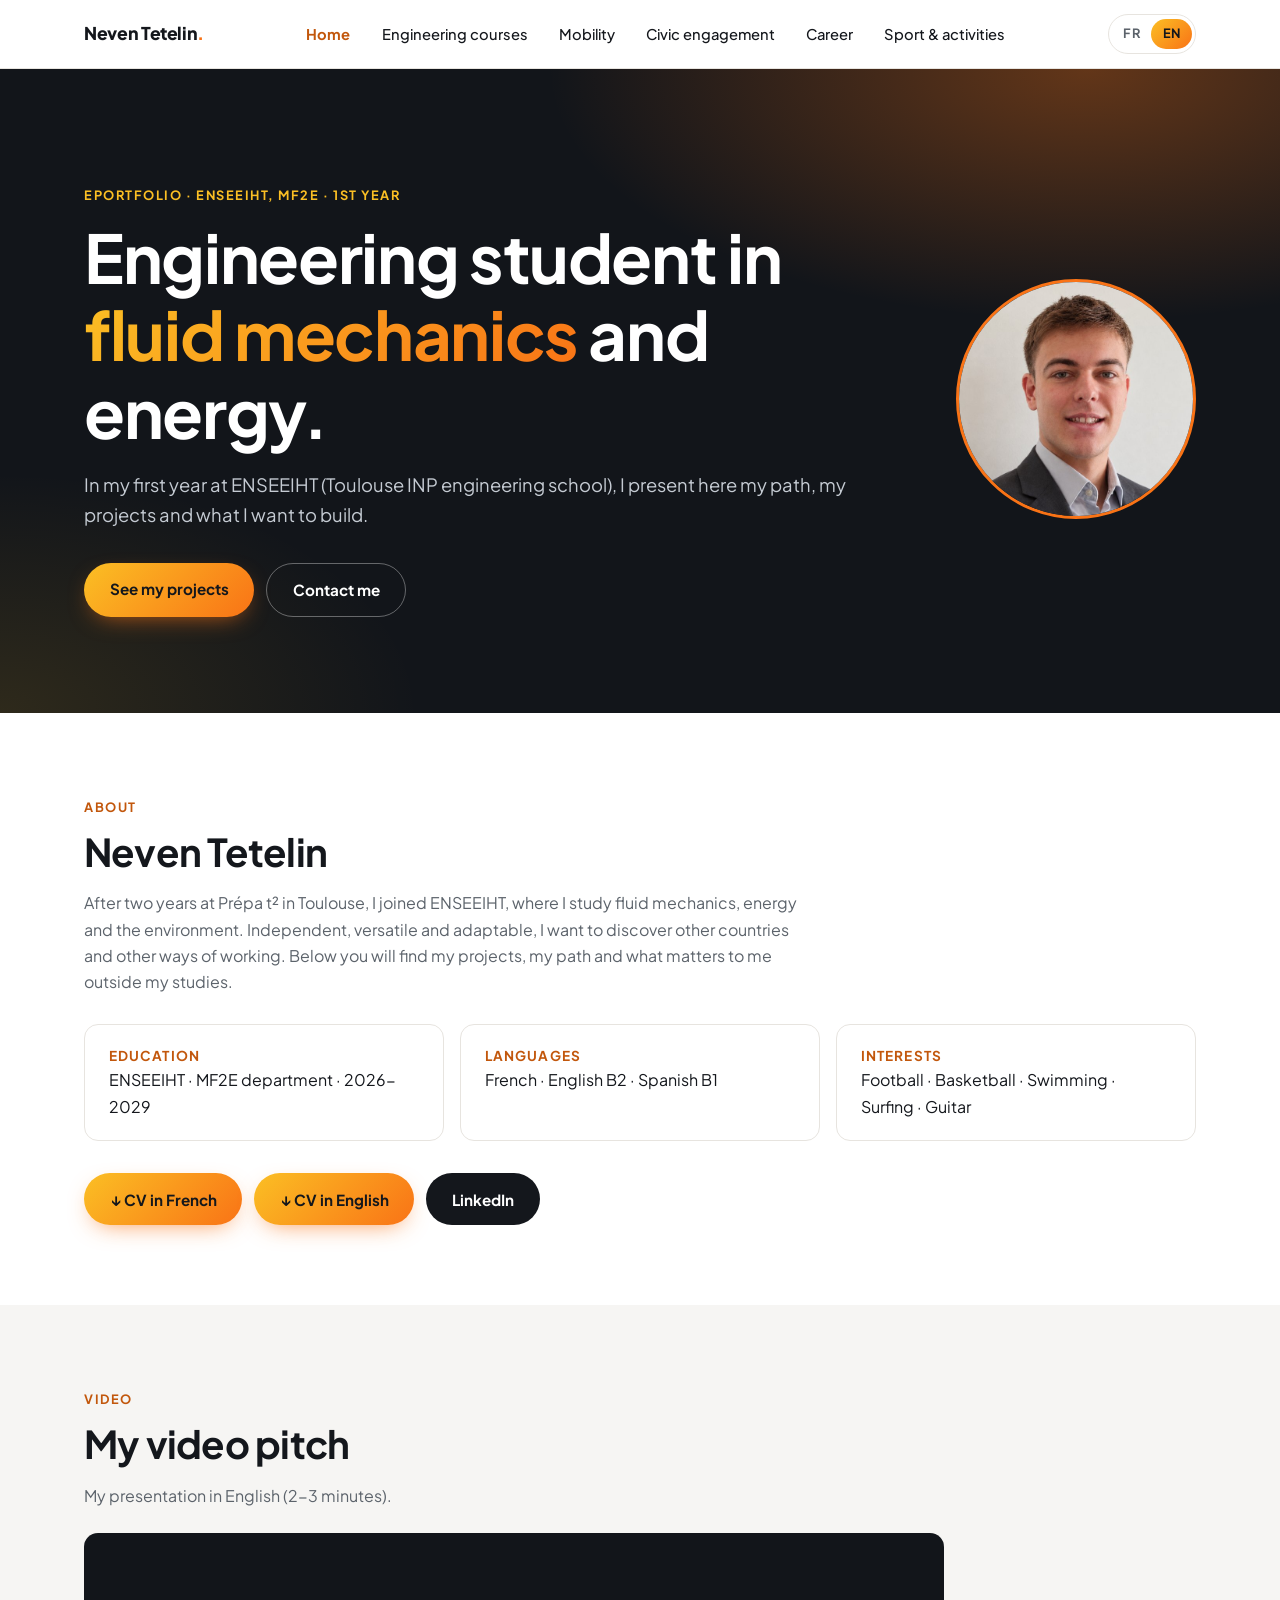
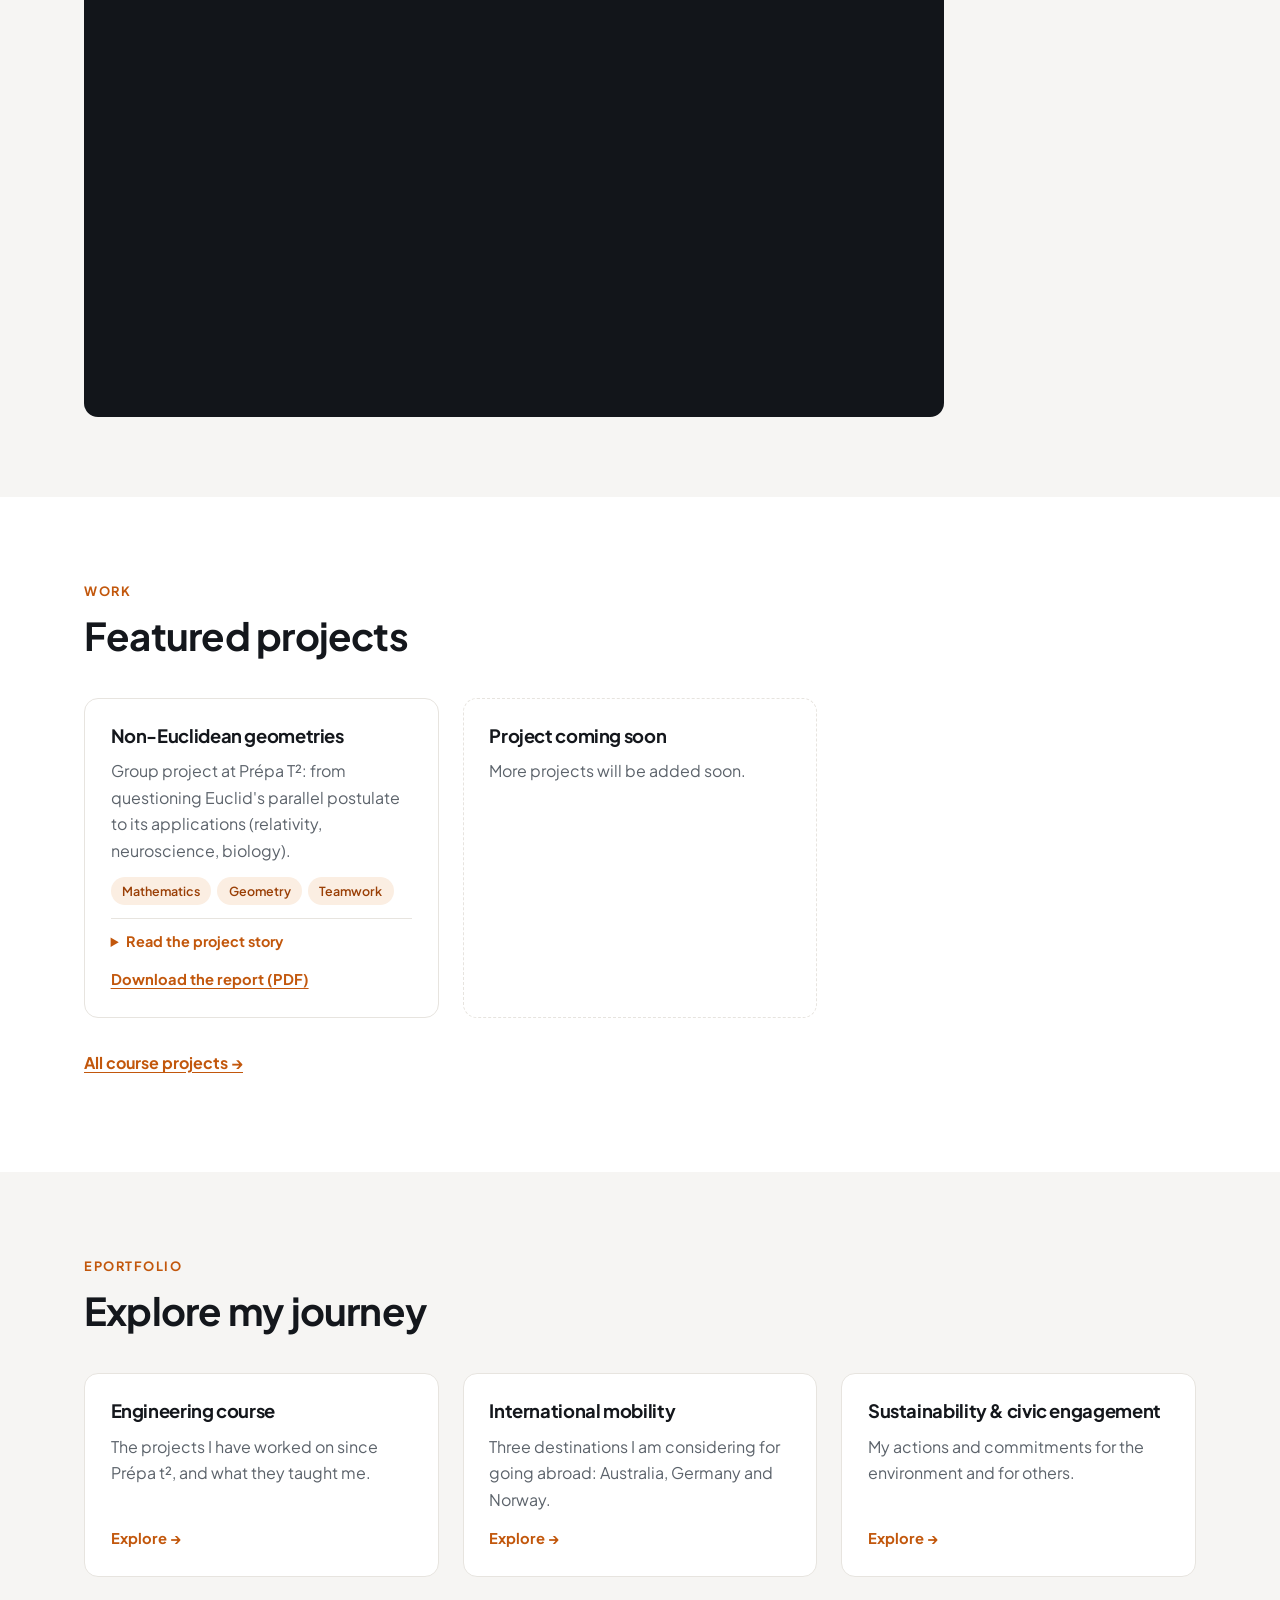
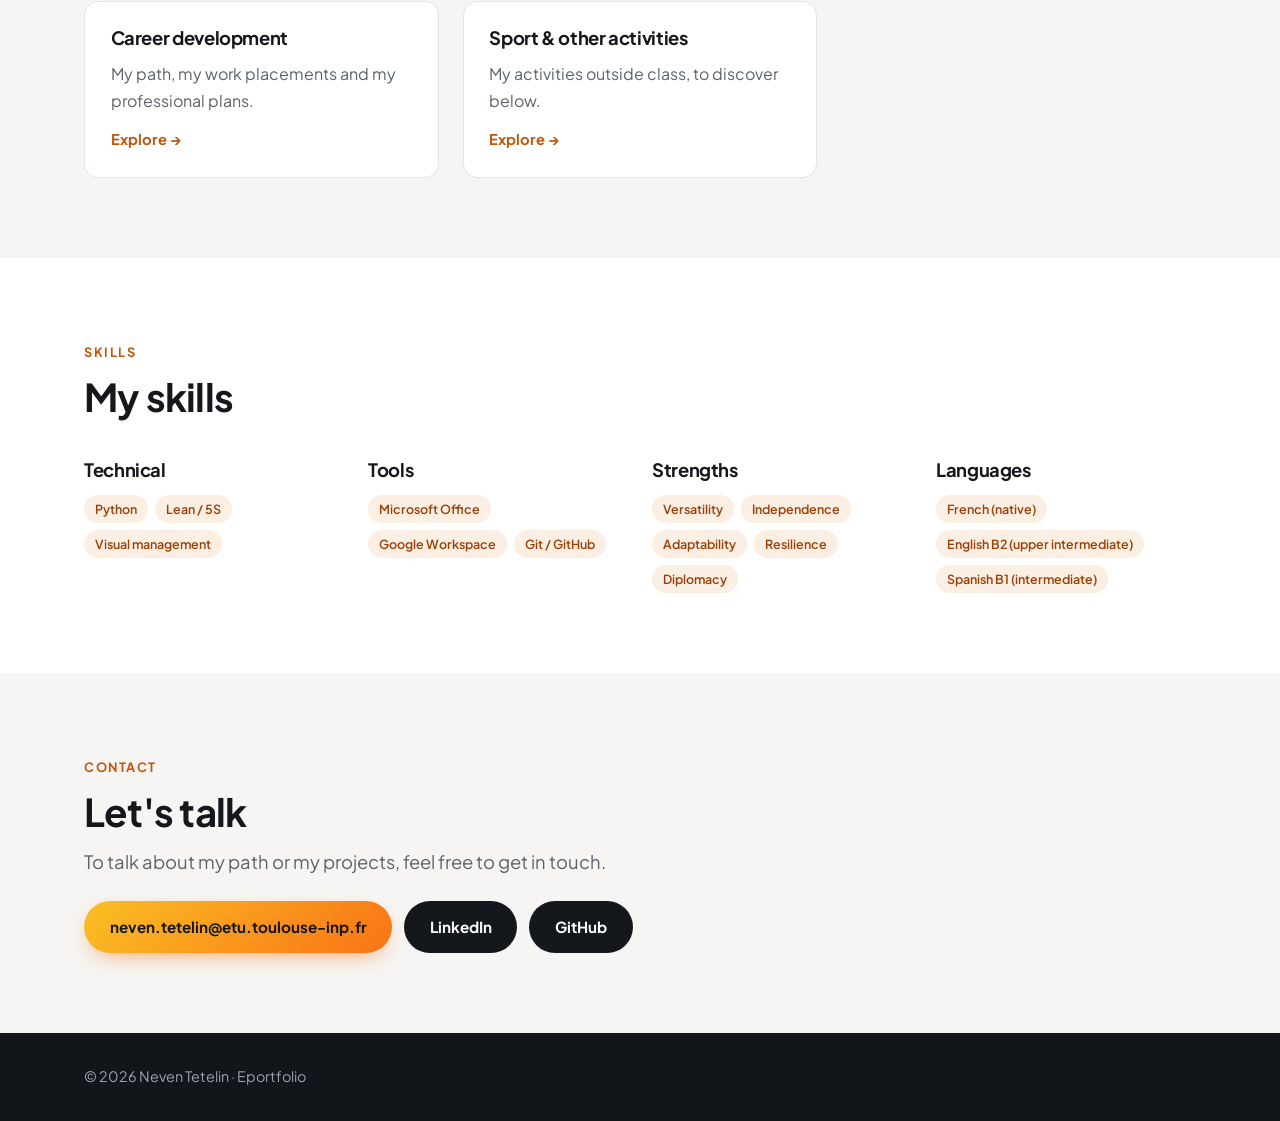
<file: index.html>
<!DOCTYPE html>
<html lang="fr" data-title-fr="Neven Tetelin · Eportfolio" data-title-en="Neven Tetelin · Eportfolio" data-desc-fr="Eportfolio de Neven Tetelin, étudiant ingénieur à l'ENSEEIHT, département MF2E." data-desc-en="Eportfolio of Neven Tetelin, engineering student at ENSEEIHT, MF2E department.">
<head>
  <meta charset="UTF-8">
  <meta name="viewport" content="width=device-width, initial-scale=1">
  <title>Neven Tetelin · Eportfolio</title>
  <meta name="description" content="Eportfolio de Neven Tetelin, étudiant ingénieur à l'ENSEEIHT, département MF2E.">
  <link rel="preconnect" href="https://fonts.googleapis.com">
  <link rel="preconnect" href="https://fonts.gstatic.com" crossorigin>
  <link href="https://fonts.googleapis.com/css2?family=Plus+Jakarta+Sans:wght@400;500;600;700;800&display=swap" rel="stylesheet">
  <link rel="stylesheet" href="main.css">
  <script>(function(){var d=document.documentElement,l;try{l=localStorage.getItem('lang')}catch(e){}if(l!=='fr'&&l!=='en')l=/^fr/i.test(navigator.language)?'fr':'en';d.lang=l;d.classList.add('js')})()</script>
</head>
<body>
  <header class="site-header">
    <div class="wrap bar">
      <a class="brand" href="index.html">Neven Tetelin<span>.</span></a>
      <ul class="menu" id="menu">
      <li><a href="index.html" aria-current="page"><span class="fr">Accueil</span><span class="en">Home</span></a></li>
      <li><a href="cursus.html"><span class="fr">Cursus</span><span class="en">Engineering courses</span></a></li>
      <li><a href="mobilite.html"><span class="fr">Mobilité</span><span class="en">Mobility</span></a></li>
      <li><a href="engagement.html"><span class="fr">Engagement civil</span><span class="en">Civic engagement</span></a></li>
      <li><a href="carriere.html"><span class="fr">Carrière</span><span class="en">Career</span></a></li>
      <li><a href="sport.html"><span class="fr">Sport & activités</span><span class="en">Sport & activities</span></a></li>
      </ul>
      <div class="tools">
        <button class="lang" type="button" aria-label="Switch to English"><span data-l="fr">FR</span><span data-l="en">EN</span></button>
        <button class="toggle" aria-expanded="false" aria-controls="menu"><span></span><span></span><span></span></button>
      </div>
    </div>
  </header>
  <main>
    <section class="hero">
      <div class="wrap">
        <div class="hero-grid">
          <div>
        <span class="eyebrow"><span class="fr">Eportfolio · ENSEEIHT, MF2E · 1re année</span><span class="en">Eportfolio · ENSEEIHT, MF2E · 1st year</span></span>
        <h1><span class="fr">Étudiant ingénieur en <em>mécanique des fluides</em> et énergétique.</span><span class="en">Engineering student in <em>fluid mechanics</em> and energy.</span></h1>
        <p class="lead"><span class="fr">En première année à l'ENSEEIHT, je vous présente ici mon parcours, mes projets et ce que je souhaite construire.</span><span class="en">In my first year at ENSEEIHT (Toulouse INP engineering school), I present here my path, my projects and what I want to build.</span></p>
        <div class="cta"><a class="btn btn-primary" href="#projets"><span class="fr">Voir mes projets</span><span class="en">See my projects</span></a><a class="btn btn-ghost" href="#contact"><span class="fr">Me contacter</span><span class="en">Contact me</span></a></div>
          </div>
          <figure class="hero-photo">
            <img src="Documents%20Eportfolio/photo-neven.jpg" alt="Neven Tetelin" width="600" height="600">
          </figure>
        </div>
      </div>
    </section>

    <section id="a-propos">
      <div class="wrap profile">
        <div class="reveal">
          <span class="eyebrow"><span class="fr">À propos</span><span class="en">About</span></span>
          <h2>Neven Tetelin</h2>
          <p><span class="fr">Après deux ans à la Prépa t² de Toulouse, j'ai intégré l'ENSEEIHT, où je me forme à la mécanique des fluides, à l'énergétique et à l'environnement. Autonome, polyvalent et adaptable, j'ai envie de découvrir d'autres pays et d'autres façons de travailler. Vous trouverez plus bas mes projets, mon parcours et ce qui compte pour moi en dehors des études.</span><span class="en">After two years at Prépa t² in Toulouse, I joined ENSEEIHT, where I study fluid mechanics, energy and the environment. Independent, versatile and adaptable, I want to discover other countries and other ways of working. Below you will find my projects, my path and what matters to me outside my studies.</span></p>
          <div class="facts">
            <div class="fact"><strong><span class="fr">Formation</span><span class="en">Education</span></strong><span class="fr">ENSEEIHT · Département MF2E · 2026-2029</span><span class="en">ENSEEIHT · MF2E department · 2026-2029</span></div>
            <div class="fact"><strong><span class="fr">Langues</span><span class="en">Languages</span></strong><span class="fr">Français · Anglais B2 · Espagnol B1</span><span class="en">French · English B2 · Spanish B1</span></div>
            <div class="fact"><strong><span class="fr">Centres d'intérêt</span><span class="en">Interests</span></strong><span class="fr">Football · Basket · Natation · Surf · Guitare</span><span class="en">Football · Basketball · Swimming · Surfing · Guitar</span></div>
          </div>
          <div class="cta actions">
            <a class="btn btn-primary" href="Documents%20Eportfolio/CV%20TETELIN%20Neven%20Fran%C3%A7ais.pdf" download><span class="fr">↓ CV en français</span><span class="en">↓ CV in French</span></a>
            <a class="btn btn-primary" href="Documents%20Eportfolio/CV%20TETELIN%20Neven%20English.pdf" download><span class="fr">↓ CV en anglais</span><span class="en">↓ CV in English</span></a>
            <a class="btn btn-dark" href="https://www.linkedin.com/in/neven-tetelin-8898a6390" target="_blank" rel="noopener noreferrer">LinkedIn</a>
          </div>
        </div>
      </div>
    </section>

    <section id="video" class="alt">
      <div class="wrap">
        <span class="eyebrow reveal"><span class="fr">Vidéo</span><span class="en">Video</span></span>
        <h2 class="reveal"><span class="fr">Ma présentation en vidéo</span><span class="en">My video pitch</span></h2>
        <p class="reveal" style="color:var(--muted)"><span class="fr">Ma présentation en anglais (2 à 3 minutes).</span><span class="en">My presentation in English (2-3 minutes).</span></p>
        <div class="video reveal">
          <iframe src="https://www.youtube-nocookie.com/embed/1KmlIylDkv8" title="Video pitch - Neven Tetelin" loading="lazy" referrerpolicy="strict-origin-when-cross-origin" allow="accelerometer; encrypted-media; picture-in-picture" allowfullscreen></iframe>
        </div>
      </div>
    </section>

    <section id="projets">
      <div class="wrap">
        <span class="eyebrow reveal"><span class="fr">Réalisations</span><span class="en">Work</span></span>
        <h2 class="reveal"><span class="fr">Projets à la une</span><span class="en">Featured projects</span></h2>
        <div class="grid reveal">
        <article class="card">
          <h3><span class="fr">Géométries non euclidiennes</span><span class="en">Non-Euclidean geometries</span></h3>
          <p><span class="fr">Projet de groupe à la Prépa T² : de la remise en cause du postulat des parallèles d'Euclide à ses applications (relativité, neurosciences, biologie).</span><span class="en">Group project at Prépa T²: from questioning Euclid's parallel postulate to its applications (relativity, neuroscience, biology).</span></p>
          <ul class="tags"><li><span class="fr">Mathématiques</span><span class="en">Mathematics</span></li><li><span class="fr">Géométrie</span><span class="en">Geometry</span></li><li><span class="fr">Travail d'équipe</span><span class="en">Teamwork</span></li></ul>
          <details><summary><span class="fr">Lire le récit du projet</span><span class="en">Read the project story</span></summary><dl>
            <dt><span class="fr">Contexte</span><span class="en">Context</span></dt><dd><span class="fr">Projet de six étudiants encadré par une tutrice, rendu en avril 2026.</span><span class="en">Six-student project supervised by a tutor, submitted in April 2026.</span></dd>
            <dt><span class="fr">Mon rôle</span><span class="en">My role</span></dt><dd><span class="fr">Recherches individuelles puis mises en commun ; j'ai veillé au respect du timing des séances.</span><span class="en">Individual research then pooling of results; I kept the sessions on schedule.</span></dd>
            <dt><span class="fr">Méthodes</span><span class="en">Methods</span></dt><dd><span class="fr">Recherche bibliographique, démonstrations, modèles de Klein et de Poincaré.</span><span class="en">Literature research, proofs, Klein and Poincaré models.</span></dd>
            <dt><span class="fr">Résultats</span><span class="en">Results</span></dt><dd><span class="fr">Un rapport d'environ 30 pages.</span><span class="en">A report of about 30 pages.</span></dd>
            <dt><span class="fr">Enseignements</span><span class="en">Lessons learned</span></dt><dd><span class="fr">Rendre des concepts abstraits accessibles et s'organiser en équipe.</span><span class="en">Making abstract concepts accessible and organising as a team.</span></dd></dl></details>
          <div class="links"><a href="Documents%20Eportfolio/Projet_G%C3%A9om%C3%A9trie_Non_Euclidienne.pdf" download><span class="fr">Télécharger le rapport (PDF)</span><span class="en">Download the report (PDF)</span></a></div>
        </article>
        <article class="card empty"><h3><span class="fr">Projet à venir</span><span class="en">Project coming soon</span></h3><p><span class="fr">D'autres projets seront ajoutés prochainement.</span><span class="en">More projects will be added soon.</span></p></article>
        </div>
        <p class="reveal" style="margin-top:2rem"><a href="cursus.html"><strong><span class="fr">Tous les projets du cursus →</span><span class="en">All course projects →</span></strong></a></p>
      </div>
    </section>

    <section id="rubriques" class="alt">
      <div class="wrap">
        <span class="eyebrow reveal">Eportfolio</span>
        <h2 class="reveal"><span class="fr">Explorer mon parcours</span><span class="en">Explore my journey</span></h2>
        <div class="grid reveal">
        <a class="card" href="cursus.html" style="text-decoration:none"><h3 style="color:var(--ink)"><span class="fr">Cursus ingénieur</span><span class="en">Engineering course</span></h3><p><span class="fr">Les projets menés depuis la prépa, et ce qu'ils m'ont appris.</span><span class="en">The projects I have worked on since Prépa t², and what they taught me.</span></p><span class="links"><span class="fr">Découvrir →</span><span class="en">Explore →</span></span></a>
        <a class="card" href="mobilite.html" style="text-decoration:none"><h3 style="color:var(--ink)"><span class="fr">Mobilité internationale</span><span class="en">International mobility</span></h3><p><span class="fr">Trois destinations que j'envisage pour partir à l'étranger : l'Australie, l'Allemagne et la Norvège.</span><span class="en">Three destinations I am considering for going abroad: Australia, Germany and Norway.</span></p><span class="links"><span class="fr">Découvrir →</span><span class="en">Explore →</span></span></a>
        <a class="card" href="engagement.html" style="text-decoration:none"><h3 style="color:var(--ink)"><span class="fr">Développement durable & engagement citoyen</span><span class="en">Sustainability & civic engagement</span></h3><p><span class="fr">Mes actions et engagements en faveur de l'environnement et des autres.</span><span class="en">My actions and commitments for the environment and for others.</span></p><span class="links"><span class="fr">Découvrir →</span><span class="en">Explore →</span></span></a>
        <a class="card" href="carriere.html" style="text-decoration:none"><h3 style="color:var(--ink)"><span class="fr">Développement de carrière</span><span class="en">Career development</span></h3><p><span class="fr">Mon parcours, mes stages et mes projets professionnels.</span><span class="en">My path, my work placements and my professional plans.</span></p><span class="links"><span class="fr">Découvrir →</span><span class="en">Explore →</span></span></a>
        <a class="card" href="sport.html" style="text-decoration:none"><h3 style="color:var(--ink)"><span class="fr">Sport & autres activités</span><span class="en">Sport & other activities</span></h3><p><span class="fr">Mes activités en dehors des cours, à découvrir ci-dessous.</span><span class="en">My activities outside class, to discover below.</span></p><span class="links"><span class="fr">Découvrir →</span><span class="en">Explore →</span></span></a>
        </div>
      </div>
    </section>

    <section id="competences">
      <div class="wrap">
        <span class="eyebrow reveal"><span class="fr">Compétences</span><span class="en">Skills</span></span>
        <h2 class="reveal"><span class="fr">Mes compétences</span><span class="en">My skills</span></h2>
        <div class="skills reveal">
          <div><h3><span class="fr">Techniques</span><span class="en">Technical</span></h3><ul class="tags"><li>Python</li><li>Lean / 5S</li><li><span class="fr">Management visuel</span><span class="en">Visual management</span></li></ul></div>
          <div><h3><span class="fr">Outils</span><span class="en">Tools</span></h3><ul class="tags"><li>Microsoft Office</li><li>Google Workspace</li><li>Git / GitHub</li></ul></div>
          <div><h3><span class="fr">Qualités</span><span class="en">Strengths</span></h3><ul class="tags"><li><span class="fr">Polyvalence</span><span class="en">Versatility</span></li><li><span class="fr">Autonomie</span><span class="en">Independence</span></li><li><span class="fr">Adaptabilité</span><span class="en">Adaptability</span></li><li><span class="fr">Résilience</span><span class="en">Resilience</span></li><li><span class="fr">Diplomatie</span><span class="en">Diplomacy</span></li></ul></div>
          <div><h3><span class="fr">Langues</span><span class="en">Languages</span></h3><ul class="tags"><li><span class="fr">Français (natif)</span><span class="en">French (native)</span></li><li><span class="fr">Anglais B2 (bon niveau)</span><span class="en">English B2 (upper intermediate)</span></li><li><span class="fr">Espagnol B1 (niveau intermédiaire)</span><span class="en">Spanish B1 (intermediate)</span></li></ul></div>
        </div>
      </div>
    </section>

    <section id="contact" class="alt">
      <div class="wrap reveal">
        <span class="eyebrow">Contact</span>
        <h2><span class="fr">Échangeons</span><span class="en">Let's talk</span></h2>
        <p class="lead"><span class="fr">Pour échanger sur mon parcours ou mes projets, n'hésitez pas à me contacter.</span><span class="en">To talk about my path or my projects, feel free to get in touch.</span></p>
        <div class="cta actions" style="margin-top:1.5rem">
          <a class="btn btn-primary" href="mailto:neven.tetelin@etu.toulouse-inp.fr">neven.tetelin@etu.toulouse-inp.fr</a>
          <a class="btn btn-dark" href="https://www.linkedin.com/in/neven-tetelin-8898a6390" target="_blank" rel="noopener noreferrer">LinkedIn</a>
          <a class="btn btn-dark" href="https://github.com/NevenTL" target="_blank" rel="noopener noreferrer">GitHub</a>
        </div>
      </div>
    </section>
  </main>

  <footer>
    <div class="wrap"><p>© <span data-year></span> Neven Tetelin · Eportfolio</p></div>
  </footer>
  <script src="main.js"></script>
</body>
</html>
</file>
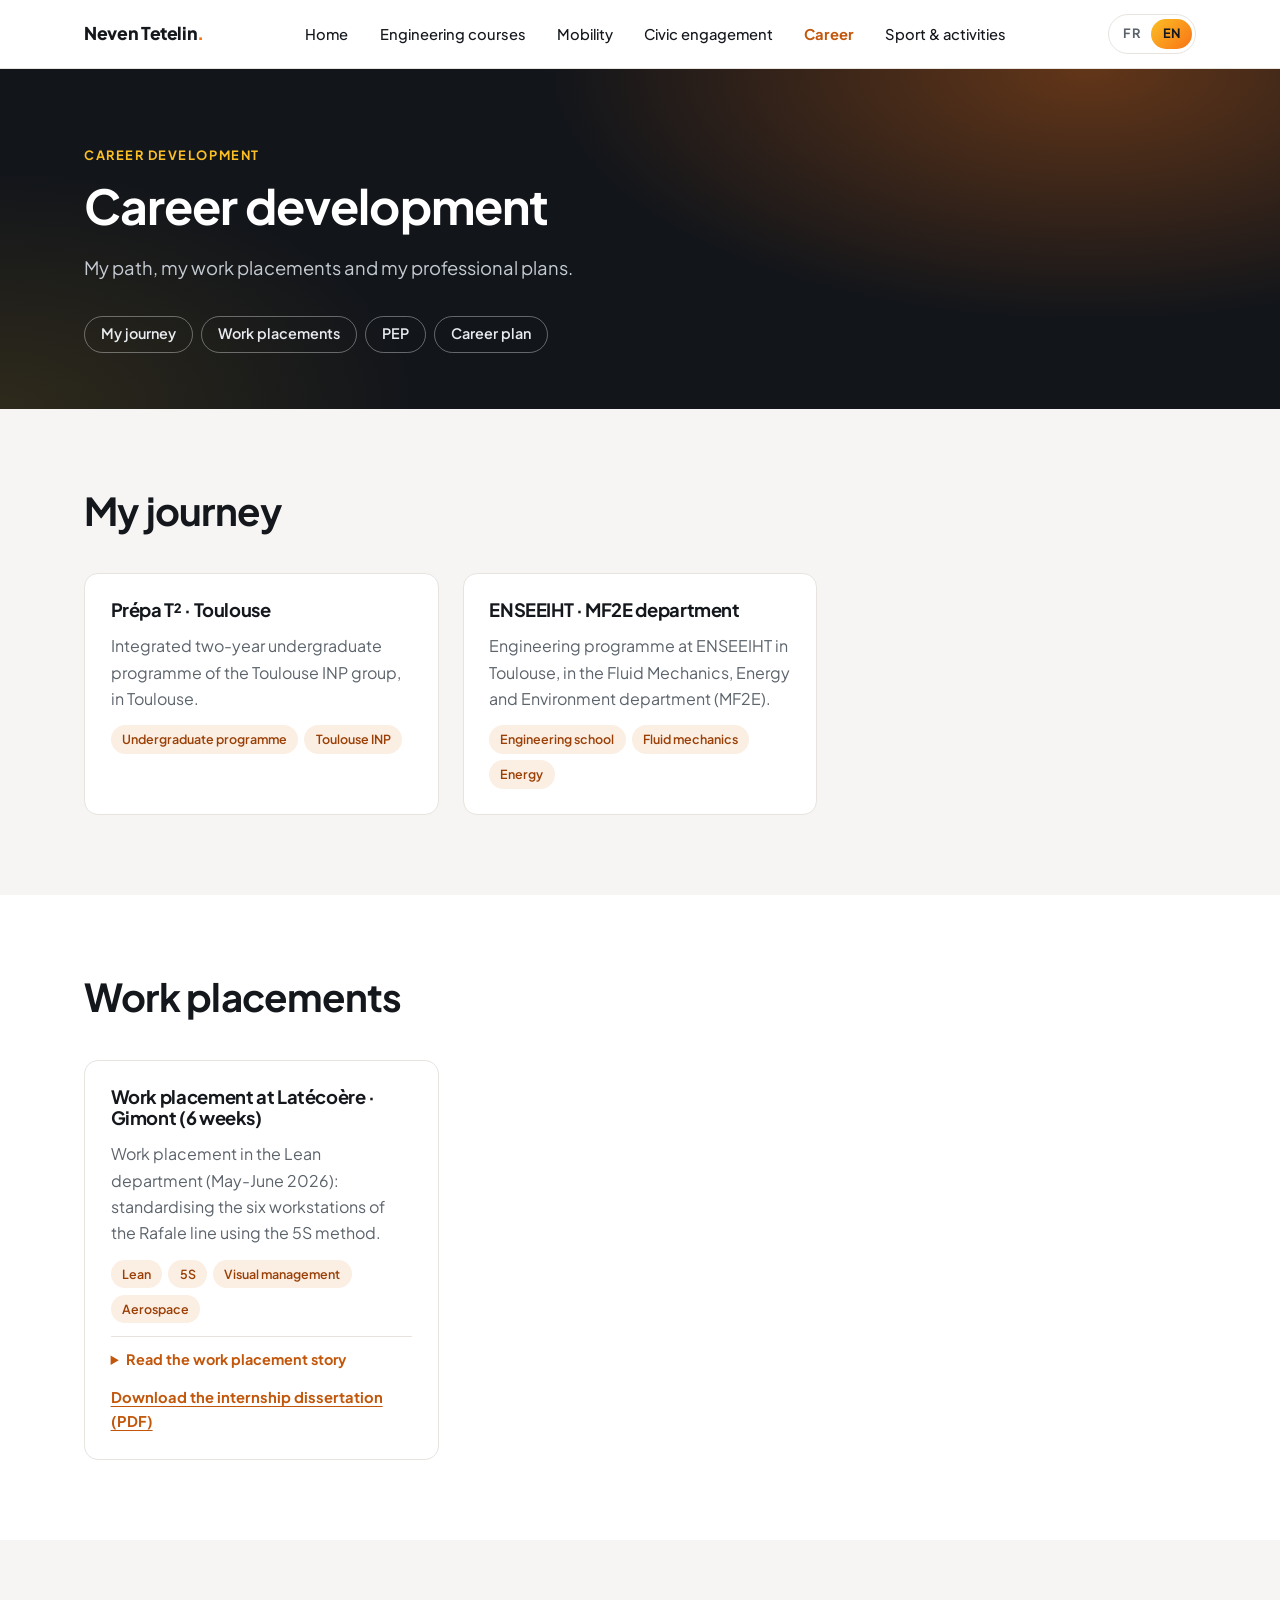
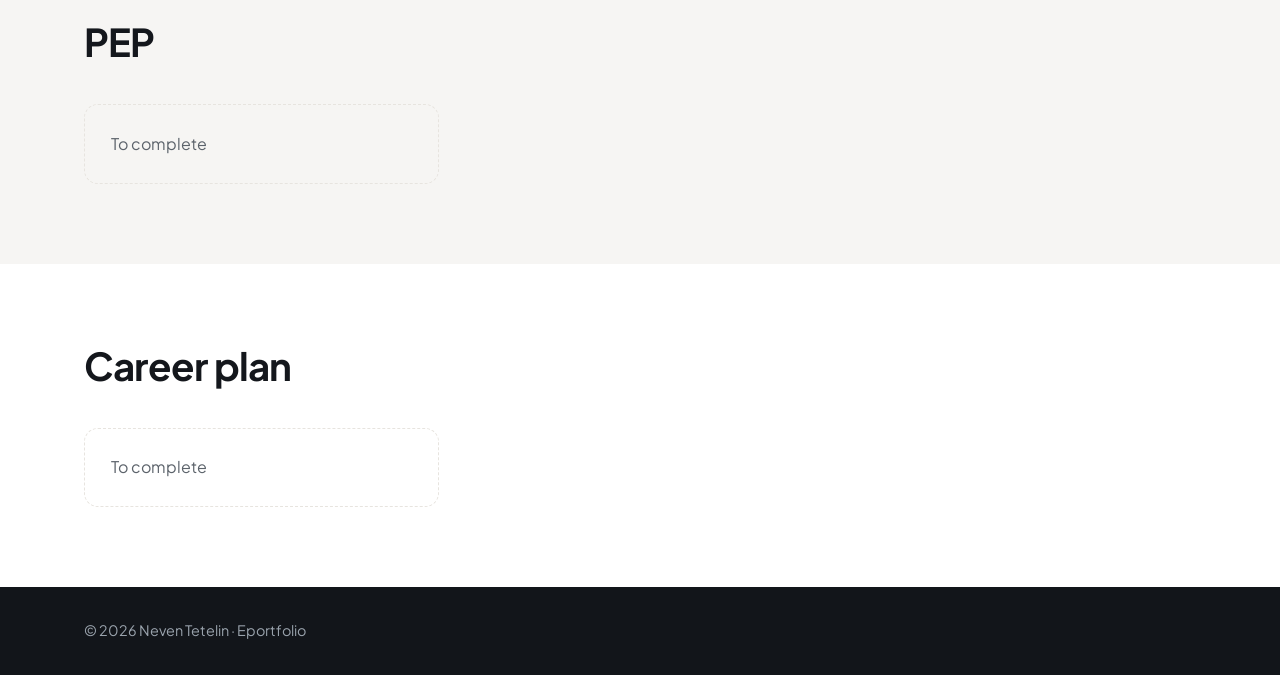
<file: carriere.html>
<!DOCTYPE html>
<html lang="fr" data-title-fr="Développement de carrière · Neven Tetelin" data-title-en="Career development · Neven Tetelin" data-desc-fr="Mon parcours, mes stages et mes projets professionnels." data-desc-en="My path, my work placements and my professional plans.">
<head>
  <meta charset="UTF-8">
  <meta name="viewport" content="width=device-width, initial-scale=1">
  <title>Développement de carrière · Neven Tetelin</title>
  <meta name="description" content="Mon parcours, mes stages et mes projets professionnels.">
  <link rel="preconnect" href="https://fonts.googleapis.com">
  <link rel="preconnect" href="https://fonts.gstatic.com" crossorigin>
  <link href="https://fonts.googleapis.com/css2?family=Plus+Jakarta+Sans:wght@400;500;600;700;800&display=swap" rel="stylesheet">
  <link rel="stylesheet" href="main.css">
  <script>(function(){var d=document.documentElement,l;try{l=localStorage.getItem('lang')}catch(e){}if(l!=='fr'&&l!=='en')l=/^fr/i.test(navigator.language)?'fr':'en';d.lang=l;d.classList.add('js')})()</script>
</head>
<body>
  <header class="site-header">
    <div class="wrap bar">
      <a class="brand" href="index.html">Neven Tetelin<span>.</span></a>
      <ul class="menu" id="menu">
      <li><a href="index.html"><span class="fr">Accueil</span><span class="en">Home</span></a></li>
      <li><a href="cursus.html"><span class="fr">Cursus</span><span class="en">Engineering courses</span></a></li>
      <li><a href="mobilite.html"><span class="fr">Mobilité</span><span class="en">Mobility</span></a></li>
      <li><a href="engagement.html"><span class="fr">Engagement civil</span><span class="en">Civic engagement</span></a></li>
      <li><a href="carriere.html" aria-current="page"><span class="fr">Carrière</span><span class="en">Career</span></a></li>
      <li><a href="sport.html"><span class="fr">Sport & activités</span><span class="en">Sport & activities</span></a></li>
      </ul>
      <div class="tools">
        <button class="lang" type="button" aria-label="Switch to English"><span data-l="fr">FR</span><span data-l="en">EN</span></button>
        <button class="toggle" aria-expanded="false" aria-controls="menu"><span></span><span></span><span></span></button>
      </div>
    </div>
  </header>
  <main>
    <section class="hero small">
      <div class="wrap">
        <span class="eyebrow">Career Development</span>
        <h1><span class="fr">Développement de carrière</span><span class="en">Career development</span></h1>
        <p class="lead"><span class="fr">Mon parcours, mes stages et mes projets professionnels.</span><span class="en">My path, my work placements and my professional plans.</span></p>
        <ul class="pills"><li><a href="#parcours"><span class="fr">Mon parcours</span><span class="en">My journey</span></a></li><li><a href="#stages"><span class="fr">Stages</span><span class="en">Work placements</span></a></li><li><a href="#pep"><span class="fr">PEP</span><span class="en">PEP</span></a></li><li><a href="#projet-pro"><span class="fr">Projet professionnel</span><span class="en">Career plan</span></a></li></ul>
      </div>
    </section>
    <section id="parcours" class="alt">
      <div class="wrap">
        <h2 class="reveal"><span class="fr">Mon parcours</span><span class="en">My journey</span></h2>
        <div class="grid reveal">
        <article class="card"><h3><span class="fr">Prépa T² · Toulouse</span><span class="en">Prépa T² · Toulouse</span></h3><p><span class="fr">Classe préparatoire intégrée du groupe Toulouse INP, à Toulouse.</span><span class="en">Integrated two-year undergraduate programme of the Toulouse INP group, in Toulouse.</span></p><ul class="tags"><li><span class="fr">Classe préparatoire</span><span class="en">Undergraduate programme</span></li><li>Toulouse INP</li></ul></article>
        <article class="card"><h3><span class="fr">ENSEEIHT · Département MF2E</span><span class="en">ENSEEIHT · MF2E department</span></h3><p><span class="fr">Cycle ingénieur à l'ENSEEIHT, à Toulouse, dans le département Mécanique des Fluides, Énergétique et Environnement (MF2E).</span><span class="en">Engineering programme at ENSEEIHT in Toulouse, in the Fluid Mechanics, Energy and Environment department (MF2E).</span></p><ul class="tags"><li><span class="fr">École d'ingénieurs</span><span class="en">Engineering school</span></li><li><span class="fr">Mécanique des fluides</span><span class="en">Fluid mechanics</span></li><li><span class="fr">Énergétique</span><span class="en">Energy</span></li></ul></article>
        </div>
      </div>
    </section>
    <section id="stages">
      <div class="wrap">
        <h2 class="reveal"><span class="fr">Stages</span><span class="en">Work placements</span></h2>
        <div class="grid reveal">
        <article class="card">
          <h3><span class="fr">Stage chez Latécoère · Gimont (6 semaines)</span><span class="en">Work placement at Latécoère · Gimont (6 weeks)</span></h3>
          <p><span class="fr">Stage dans le service Lean (mai-juin 2026) : standardisation des six postes de la chaîne Rafale avec la méthode des 5S.</span><span class="en">Work placement in the Lean department (May-June 2026): standardising the six workstations of the Rafale line using the 5S method.</span></p>
          <ul class="tags"><li>Lean</li><li>5S</li><li><span class="fr">Management visuel</span><span class="en">Visual management</span></li><li><span class="fr">Aéronautique</span><span class="en">Aerospace</span></li></ul>
          <details><summary><span class="fr">Lire le récit du stage</span><span class="en">Read the work placement story</span></summary><dl>
            <dt><span class="fr">Contexte</span><span class="en">Context</span></dt><dd><span class="fr">Montée en cadence de la chaîne Rafale : les postes devaient être organisés de façon identique.</span><span class="en">Ramp-up of the Rafale line: workstations needed an identical layout.</span></dd>
            <dt><span class="fr">Mon rôle</span><span class="en">My role</span></dt><dd><span class="fr">Inventaire des outils, conception et déploiement d'une servante standard sur six postes, étiquetage des bacs de kitting.</span><span class="en">Tool inventory, design and rollout of a standard tool cabinet on six stations, labelling of kitting bins.</span></dd>
            <dt><span class="fr">Méthodes</span><span class="en">Methods</span></dt><dd><span class="fr">5S, management visuel, échanges avec les opérateurs.</span><span class="en">5S, visual management, discussions with operators.</span></dd>
            <dt><span class="fr">Résultats</span><span class="en">Results</span></dt><dd><span class="fr">Postes plus lisibles, outils plus faciles à trouver, retours positifs des opérateurs.</span><span class="en">More readable workstations, tools easier to find, positive feedback from operators.</span></dd>
            <dt><span class="fr">Enseignements</span><span class="en">Lessons learned</span></dt><dd><span class="fr">Un projet Lean repose autant sur l'écoute des équipes que sur les outils.</span><span class="en">A Lean project relies as much on listening to teams as on tools.</span></dd></dl></details>
          <div class="links"><a href="Documents%20Eportfolio/Rapport_de_stage.pdf" download><span class="fr">Télécharger le rapport de stage (PDF)</span><span class="en">Download the internship dissertation (PDF)</span></a></div>
        </article>
        </div>
      </div>
    </section>
    <section id="pep" class="alt">
      <div class="wrap">
        <h2 class="reveal"><span class="fr">PEP</span><span class="en">PEP</span></h2>
        <div class="grid reveal">
        <article class="card empty"><p><span class="fr">À compléter</span><span class="en">To complete</span></p></article>
        </div>
      </div>
    </section>
    <section id="projet-pro">
      <div class="wrap">
        <h2 class="reveal"><span class="fr">Projet professionnel</span><span class="en">Career plan</span></h2>
        <div class="grid reveal">
        <article class="card empty"><p><span class="fr">À compléter</span><span class="en">To complete</span></p></article>
        </div>
      </div>
    </section>
  </main>

  <footer>
    <div class="wrap"><p>© <span data-year></span> Neven Tetelin · Eportfolio</p></div>
  </footer>
  <script src="main.js"></script>
</body>
</html>
</file>
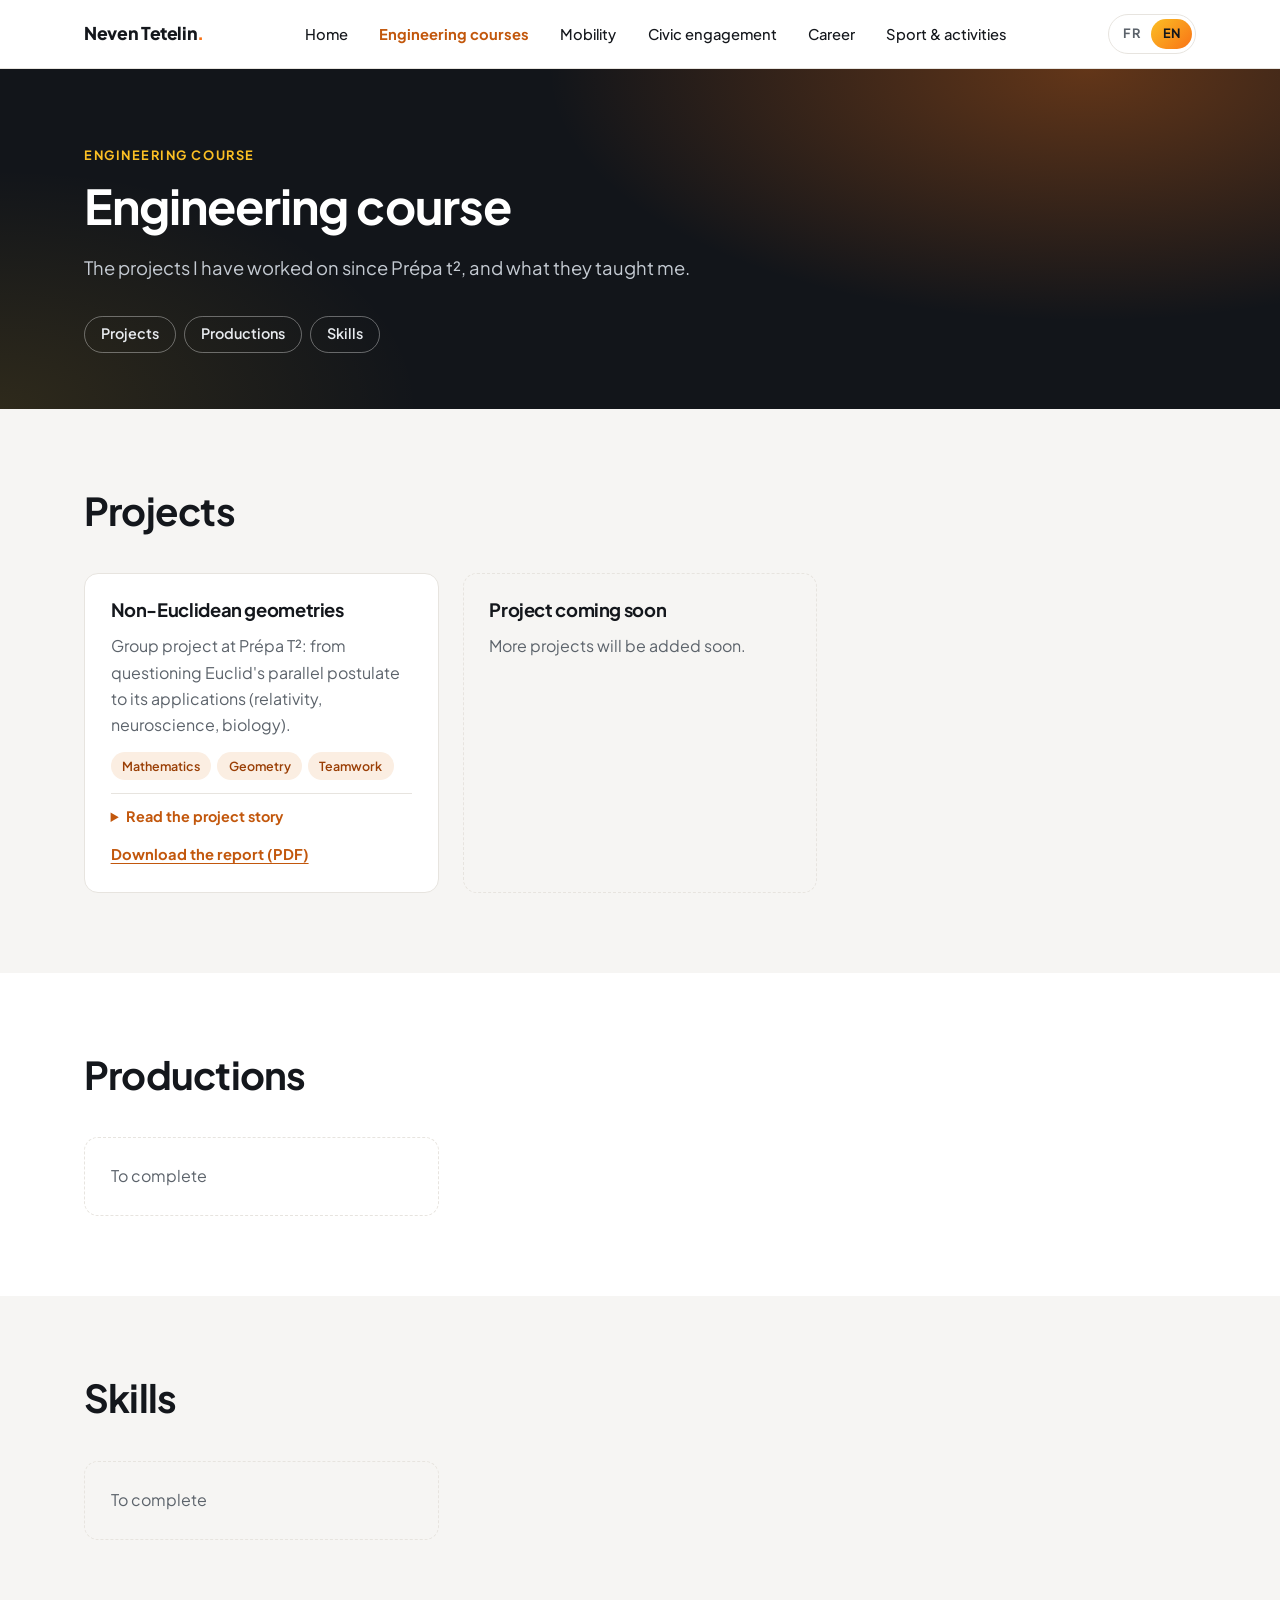
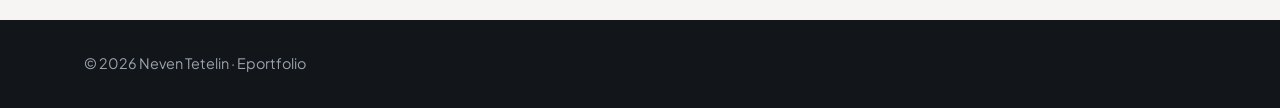
<file: cursus.html>
<!DOCTYPE html>
<html lang="fr" data-title-fr="Cursus ingénieur · Neven Tetelin" data-title-en="Engineering course · Neven Tetelin" data-desc-fr="Les projets menés depuis la prépa, et ce qu'ils m'ont appris." data-desc-en="The projects I have worked on since Prépa t², and what they taught me.">
<head>
  <meta charset="UTF-8">
  <meta name="viewport" content="width=device-width, initial-scale=1">
  <title>Cursus ingénieur · Neven Tetelin</title>
  <meta name="description" content="Les projets menés depuis la prépa, et ce qu'ils m'ont appris.">
  <link rel="preconnect" href="https://fonts.googleapis.com">
  <link rel="preconnect" href="https://fonts.gstatic.com" crossorigin>
  <link href="https://fonts.googleapis.com/css2?family=Plus+Jakarta+Sans:wght@400;500;600;700;800&display=swap" rel="stylesheet">
  <link rel="stylesheet" href="main.css">
  <script>(function(){var d=document.documentElement,l;try{l=localStorage.getItem('lang')}catch(e){}if(l!=='fr'&&l!=='en')l=/^fr/i.test(navigator.language)?'fr':'en';d.lang=l;d.classList.add('js')})()</script>
</head>
<body>
  <header class="site-header">
    <div class="wrap bar">
      <a class="brand" href="index.html">Neven Tetelin<span>.</span></a>
      <ul class="menu" id="menu">
      <li><a href="index.html"><span class="fr">Accueil</span><span class="en">Home</span></a></li>
      <li><a href="cursus.html" aria-current="page"><span class="fr">Cursus</span><span class="en">Engineering courses</span></a></li>
      <li><a href="mobilite.html"><span class="fr">Mobilité</span><span class="en">Mobility</span></a></li>
      <li><a href="engagement.html"><span class="fr">Engagement civil</span><span class="en">Civic engagement</span></a></li>
      <li><a href="carriere.html"><span class="fr">Carrière</span><span class="en">Career</span></a></li>
      <li><a href="sport.html"><span class="fr">Sport & activités</span><span class="en">Sport & activities</span></a></li>
      </ul>
      <div class="tools">
        <button class="lang" type="button" aria-label="Switch to English"><span data-l="fr">FR</span><span data-l="en">EN</span></button>
        <button class="toggle" aria-expanded="false" aria-controls="menu"><span></span><span></span><span></span></button>
      </div>
    </div>
  </header>
  <main>
    <section class="hero small">
      <div class="wrap">
        <span class="eyebrow">Engineering course</span>
        <h1><span class="fr">Cursus ingénieur</span><span class="en">Engineering course</span></h1>
        <p class="lead"><span class="fr">Les projets menés depuis la prépa, et ce qu'ils m'ont appris.</span><span class="en">The projects I have worked on since Prépa t², and what they taught me.</span></p>
        <ul class="pills"><li><a href="#projets"><span class="fr">Projets</span><span class="en">Projects</span></a></li><li><a href="#productions"><span class="fr">Productions</span><span class="en">Productions</span></a></li><li><a href="#competences"><span class="fr">Compétences</span><span class="en">Skills</span></a></li></ul>
      </div>
    </section>
    <section id="projets" class="alt">
      <div class="wrap">
        <h2 class="reveal"><span class="fr">Projets</span><span class="en">Projects</span></h2>
        <div class="grid reveal">
        <article class="card">
          <h3><span class="fr">Géométries non euclidiennes</span><span class="en">Non-Euclidean geometries</span></h3>
          <p><span class="fr">Projet de groupe à la Prépa T² : de la remise en cause du postulat des parallèles d'Euclide à ses applications (relativité, neurosciences, biologie).</span><span class="en">Group project at Prépa T²: from questioning Euclid's parallel postulate to its applications (relativity, neuroscience, biology).</span></p>
          <ul class="tags"><li><span class="fr">Mathématiques</span><span class="en">Mathematics</span></li><li><span class="fr">Géométrie</span><span class="en">Geometry</span></li><li><span class="fr">Travail d'équipe</span><span class="en">Teamwork</span></li></ul>
          <details><summary><span class="fr">Lire le récit du projet</span><span class="en">Read the project story</span></summary><dl>
            <dt><span class="fr">Contexte</span><span class="en">Context</span></dt><dd><span class="fr">Projet de six étudiants encadré par une tutrice, rendu en avril 2026.</span><span class="en">Six-student project supervised by a tutor, submitted in April 2026.</span></dd>
            <dt><span class="fr">Mon rôle</span><span class="en">My role</span></dt><dd><span class="fr">Recherches individuelles puis mises en commun ; j'ai veillé au respect du timing des séances.</span><span class="en">Individual research then pooling of results; I kept the sessions on schedule.</span></dd>
            <dt><span class="fr">Méthodes</span><span class="en">Methods</span></dt><dd><span class="fr">Recherche bibliographique, démonstrations, modèles de Klein et de Poincaré.</span><span class="en">Literature research, proofs, Klein and Poincaré models.</span></dd>
            <dt><span class="fr">Résultats</span><span class="en">Results</span></dt><dd><span class="fr">Un rapport d'environ 30 pages.</span><span class="en">A report of about 30 pages.</span></dd>
            <dt><span class="fr">Enseignements</span><span class="en">Lessons learned</span></dt><dd><span class="fr">Rendre des concepts abstraits accessibles et s'organiser en équipe.</span><span class="en">Making abstract concepts accessible and organising as a team.</span></dd></dl></details>
          <div class="links"><a href="Documents%20Eportfolio/Projet_G%C3%A9om%C3%A9trie_Non_Euclidienne.pdf" download><span class="fr">Télécharger le rapport (PDF)</span><span class="en">Download the report (PDF)</span></a></div>
        </article>
        <article class="card empty"><h3><span class="fr">Projet à venir</span><span class="en">Project coming soon</span></h3><p><span class="fr">D'autres projets seront ajoutés prochainement.</span><span class="en">More projects will be added soon.</span></p></article>
        </div>
      </div>
    </section>
    <section id="productions">
      <div class="wrap">
        <h2 class="reveal"><span class="fr">Productions</span><span class="en">Productions</span></h2>
        <div class="grid reveal">
        <article class="card empty"><p><span class="fr">À compléter</span><span class="en">To complete</span></p></article>
        </div>
      </div>
    </section>
    <section id="competences" class="alt">
      <div class="wrap">
        <h2 class="reveal"><span class="fr">Compétences</span><span class="en">Skills</span></h2>
        <div class="grid reveal">
        <article class="card empty"><p><span class="fr">À compléter</span><span class="en">To complete</span></p></article>
        </div>
      </div>
    </section>
  </main>

  <footer>
    <div class="wrap"><p>© <span data-year></span> Neven Tetelin · Eportfolio</p></div>
  </footer>
  <script src="main.js"></script>
</body>
</html>
</file>
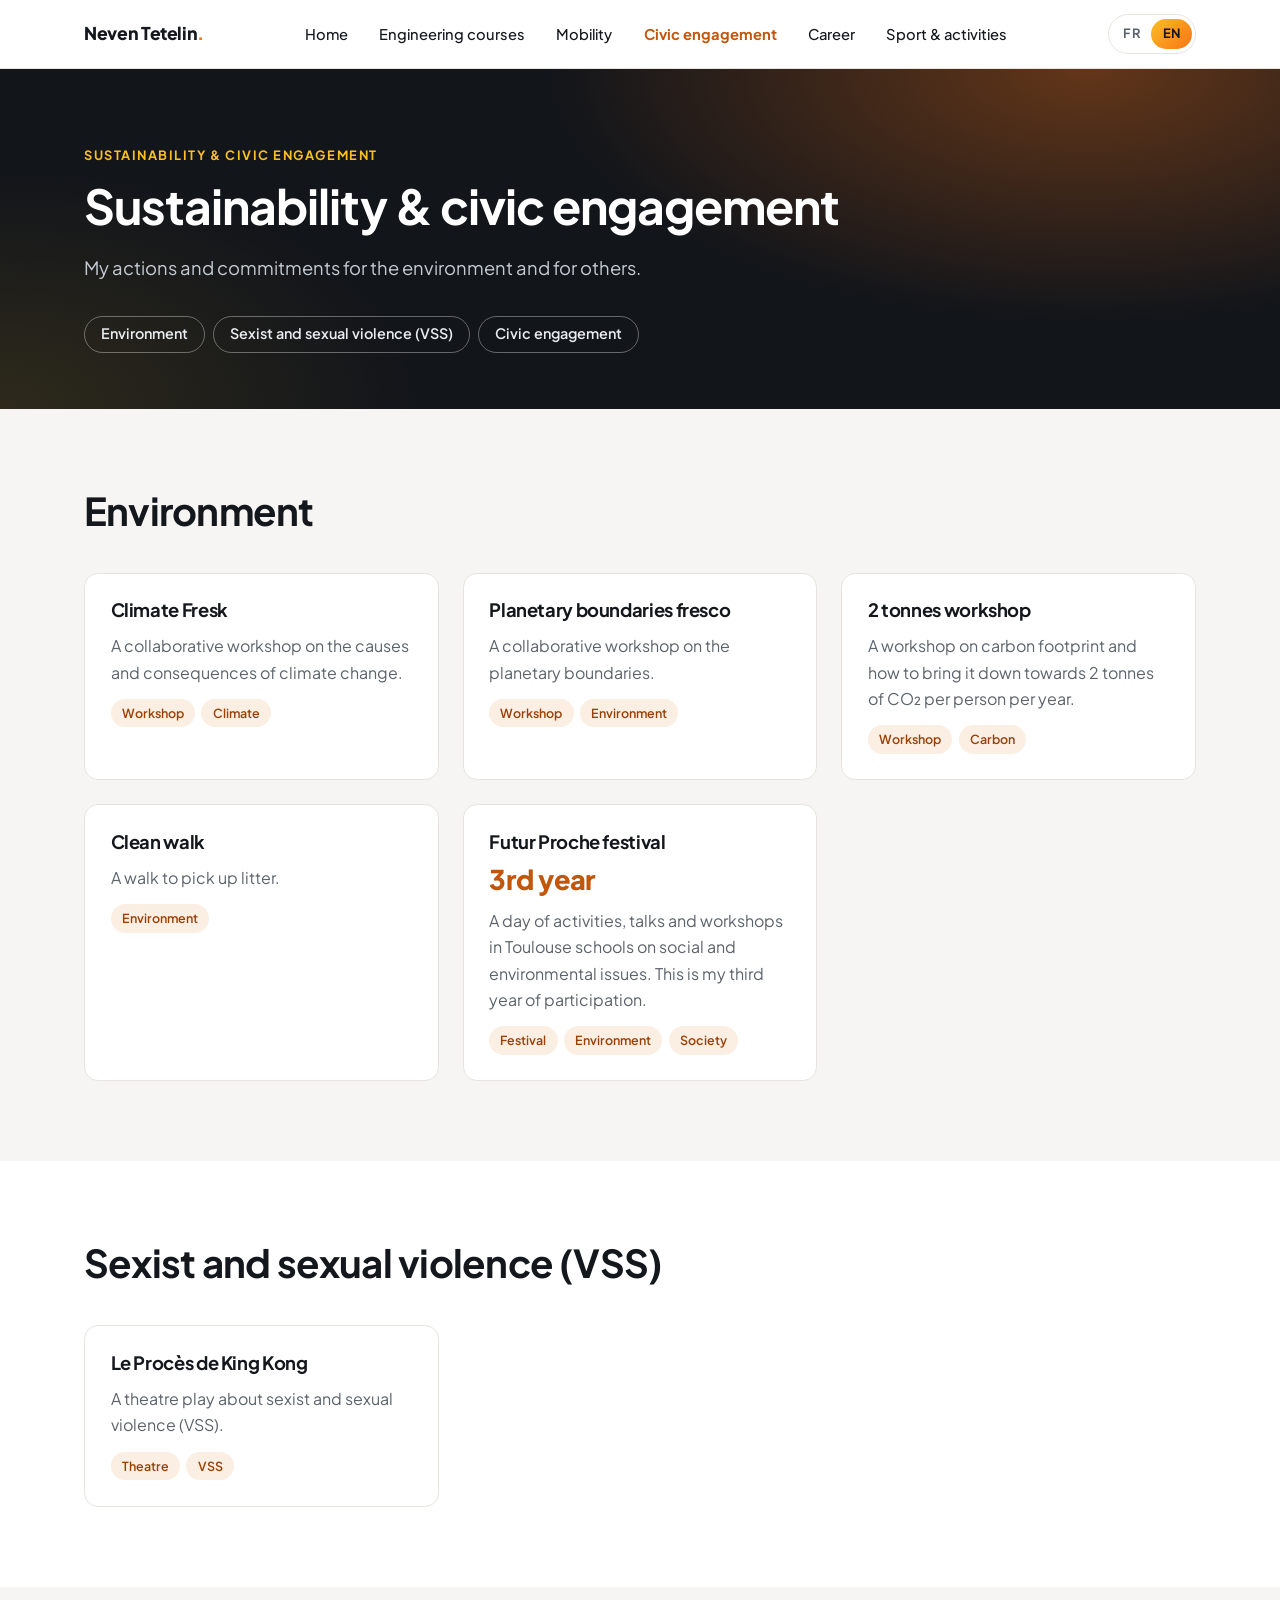
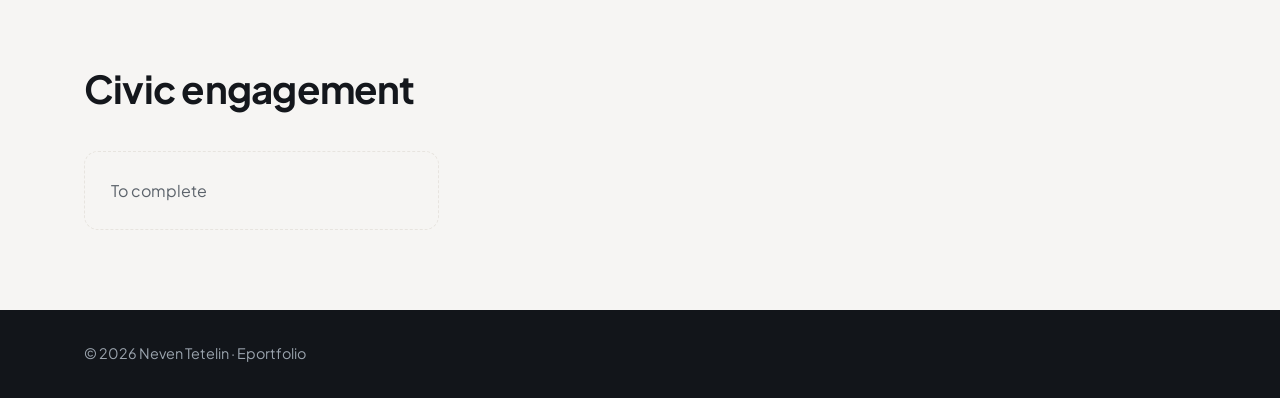
<file: engagement.html>
<!DOCTYPE html>
<html lang="fr" data-title-fr="Développement durable & engagement citoyen · Neven Tetelin" data-title-en="Sustainability & civic engagement · Neven Tetelin" data-desc-fr="Mes actions et engagements en faveur de l'environnement et des autres." data-desc-en="My actions and commitments for the environment and for others.">
<head>
  <meta charset="UTF-8">
  <meta name="viewport" content="width=device-width, initial-scale=1">
  <title>Développement durable & engagement citoyen · Neven Tetelin</title>
  <meta name="description" content="Mes actions et engagements en faveur de l'environnement et des autres.">
  <link rel="preconnect" href="https://fonts.googleapis.com">
  <link rel="preconnect" href="https://fonts.gstatic.com" crossorigin>
  <link href="https://fonts.googleapis.com/css2?family=Plus+Jakarta+Sans:wght@400;500;600;700;800&display=swap" rel="stylesheet">
  <link rel="stylesheet" href="main.css">
  <script>(function(){var d=document.documentElement,l;try{l=localStorage.getItem('lang')}catch(e){}if(l!=='fr'&&l!=='en')l=/^fr/i.test(navigator.language)?'fr':'en';d.lang=l;d.classList.add('js')})()</script>
</head>
<body>
  <header class="site-header">
    <div class="wrap bar">
      <a class="brand" href="index.html">Neven Tetelin<span>.</span></a>
      <ul class="menu" id="menu">
      <li><a href="index.html"><span class="fr">Accueil</span><span class="en">Home</span></a></li>
      <li><a href="cursus.html"><span class="fr">Cursus</span><span class="en">Engineering courses</span></a></li>
      <li><a href="mobilite.html"><span class="fr">Mobilité</span><span class="en">Mobility</span></a></li>
      <li><a href="engagement.html" aria-current="page"><span class="fr">Engagement civil</span><span class="en">Civic engagement</span></a></li>
      <li><a href="carriere.html"><span class="fr">Carrière</span><span class="en">Career</span></a></li>
      <li><a href="sport.html"><span class="fr">Sport & activités</span><span class="en">Sport & activities</span></a></li>
      </ul>
      <div class="tools">
        <button class="lang" type="button" aria-label="Switch to English"><span data-l="fr">FR</span><span data-l="en">EN</span></button>
        <button class="toggle" aria-expanded="false" aria-controls="menu"><span></span><span></span><span></span></button>
      </div>
    </div>
  </header>
  <main>
    <section class="hero small">
      <div class="wrap">
        <span class="eyebrow">Sustainability & Civic Engagement</span>
        <h1><span class="fr">Développement durable & engagement citoyen</span><span class="en">Sustainability & civic engagement</span></h1>
        <p class="lead"><span class="fr">Mes actions et engagements en faveur de l'environnement et des autres.</span><span class="en">My actions and commitments for the environment and for others.</span></p>
        <ul class="pills"><li><a href="#environnement"><span class="fr">Environnement</span><span class="en">Environment</span></a></li><li><a href="#vss"><span class="fr">Violences sexistes et sexuelles (VSS)</span><span class="en">Sexist and sexual violence (VSS)</span></a></li><li><a href="#engagement-citoyen"><span class="fr">Engagement citoyen</span><span class="en">Civic engagement</span></a></li></ul>
      </div>
    </section>
    <section id="environnement" class="alt">
      <div class="wrap">
        <h2 class="reveal"><span class="fr">Environnement</span><span class="en">Environment</span></h2>
        <div class="grid reveal">
        <article class="card"><h3><span class="fr">Fresque du Climat</span><span class="en">Climate Fresk</span></h3><p><span class="fr">Atelier collaboratif sur les causes et les conséquences du changement climatique.</span><span class="en">A collaborative workshop on the causes and consequences of climate change.</span></p><ul class="tags"><li><span class="fr">Atelier</span><span class="en">Workshop</span></li><li><span class="fr">Climat</span><span class="en">Climate</span></li></ul></article>
        <article class="card"><h3><span class="fr">Fresque des limites planétaires</span><span class="en">Planetary boundaries fresco</span></h3><p><span class="fr">Atelier collaboratif sur les limites planétaires.</span><span class="en">A collaborative workshop on the planetary boundaries.</span></p><ul class="tags"><li><span class="fr">Atelier</span><span class="en">Workshop</span></li><li><span class="fr">Environnement</span><span class="en">Environment</span></li></ul></article>
        <article class="card"><h3><span class="fr">Atelier 2 tonnes</span><span class="en">2 tonnes workshop</span></h3><p><span class="fr">Atelier sur l'empreinte carbone et la façon de la ramener vers 2 tonnes de CO₂ par personne et par an.</span><span class="en">A workshop on carbon footprint and how to bring it down towards 2 tonnes of CO₂ per person per year.</span></p><ul class="tags"><li><span class="fr">Atelier</span><span class="en">Workshop</span></li><li><span class="fr">Carbone</span><span class="en">Carbon</span></li></ul></article>
        <article class="card"><h3><span class="fr">Clean walk</span><span class="en">Clean walk</span></h3><p><span class="fr">Une marche pour ramasser les déchets.</span><span class="en">A walk to pick up litter.</span></p><ul class="tags"><li><span class="fr">Environnement</span><span class="en">Environment</span></li></ul></article>
        <article class="card"><h3><span class="fr">Festival Futur Proche</span><span class="en">Futur Proche festival</span></h3><p class="stat"><span class="fr">3e année</span><span class="en">3rd year</span></p><p><span class="fr">Une journée d'activités, de conférences et d'ateliers dans les écoles de Toulouse autour des enjeux sociaux et environnementaux. C'est ma troisième année de participation.</span><span class="en">A day of activities, talks and workshops in Toulouse schools on social and environmental issues. This is my third year of participation.</span></p><ul class="tags"><li><span class="fr">Festival</span><span class="en">Festival</span></li><li><span class="fr">Environnement</span><span class="en">Environment</span></li><li><span class="fr">Société</span><span class="en">Society</span></li></ul></article>
        </div>
      </div>
    </section>
    <section id="vss">
      <div class="wrap">
        <h2 class="reveal"><span class="fr">Violences sexistes et sexuelles (VSS)</span><span class="en">Sexist and sexual violence (VSS)</span></h2>
        <div class="grid reveal">
        <article class="card"><h3><span class="fr">Le Procès de King Kong</span><span class="en">Le Procès de King Kong</span></h3><p><span class="fr">Pièce de théâtre sur les violences sexistes et sexuelles (VSS).</span><span class="en">A theatre play about sexist and sexual violence (VSS).</span></p><ul class="tags"><li><span class="fr">Théâtre</span><span class="en">Theatre</span></li><li><span class="fr">VSS</span><span class="en">VSS</span></li></ul></article>
        </div>
      </div>
    </section>
    <section id="engagement-citoyen" class="alt">
      <div class="wrap">
        <h2 class="reveal"><span class="fr">Engagement citoyen</span><span class="en">Civic engagement</span></h2>
        <div class="grid reveal">
        <article class="card empty"><p><span class="fr">À compléter</span><span class="en">To complete</span></p></article>
        </div>
      </div>
    </section>
  </main>

  <footer>
    <div class="wrap"><p>© <span data-year></span> Neven Tetelin · Eportfolio</p></div>
  </footer>
  <script src="main.js"></script>
</body>
</html>
</file>
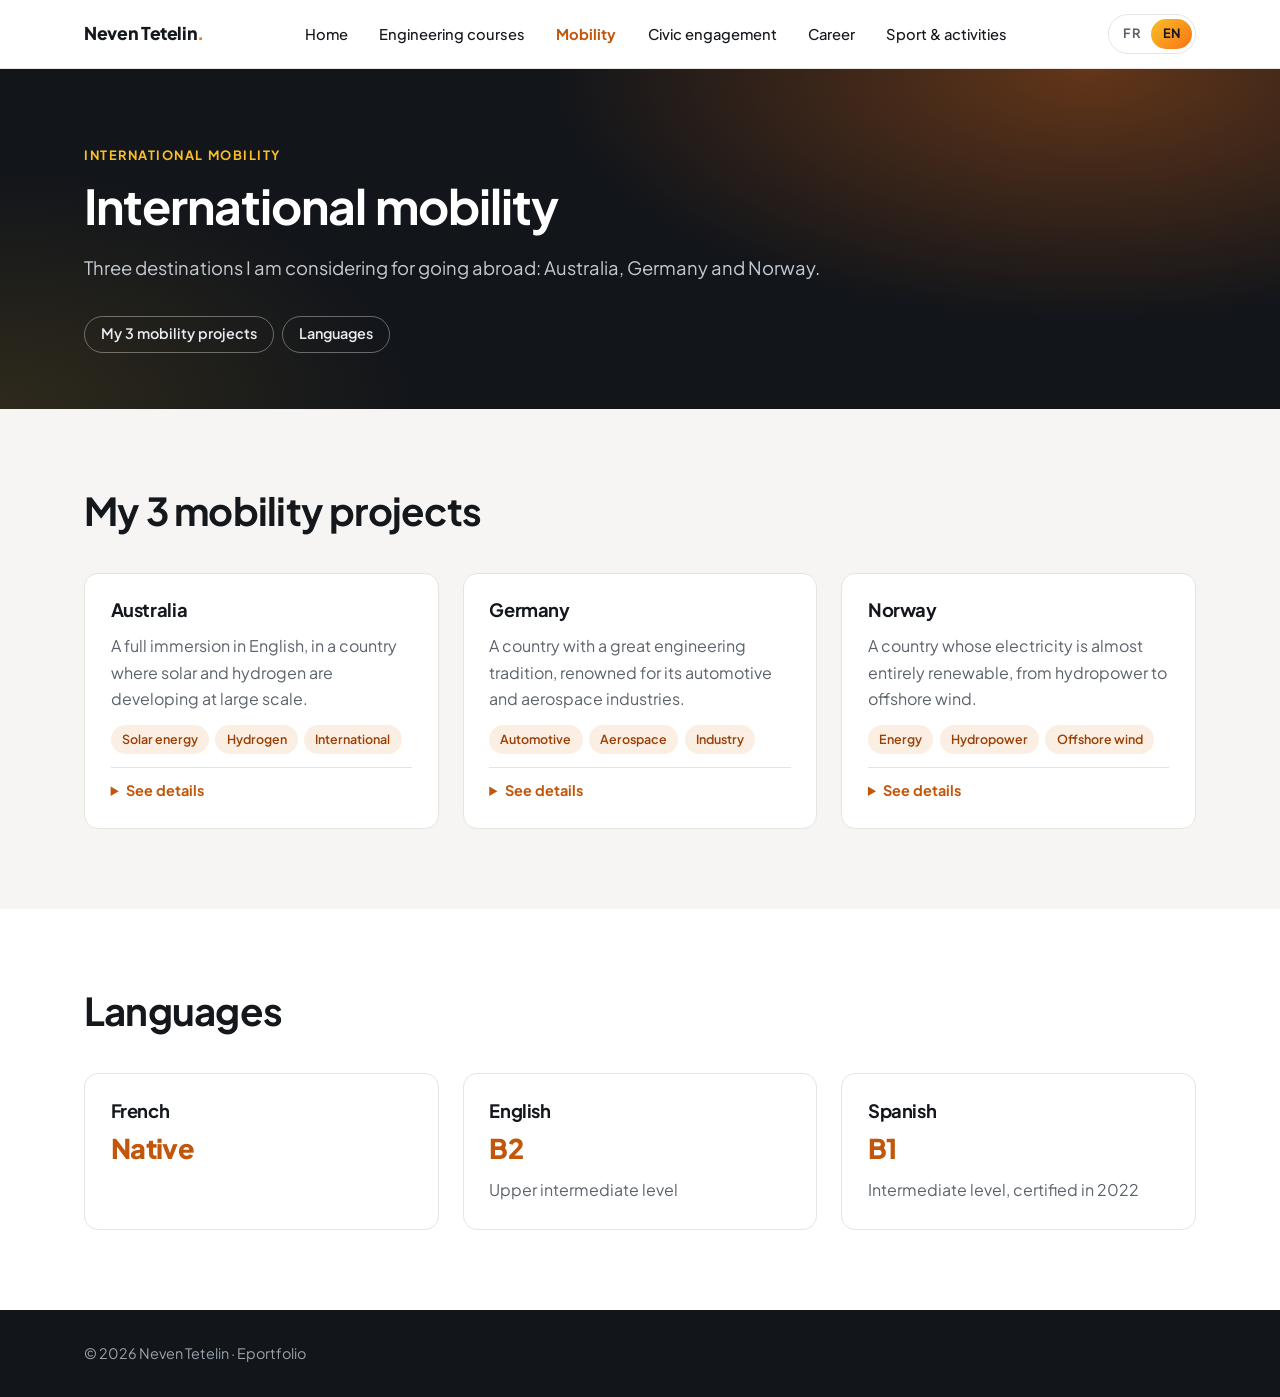
<file: mobilite.html>
<!DOCTYPE html>
<html lang="fr" data-title-fr="Mobilité internationale · Neven Tetelin" data-title-en="International mobility · Neven Tetelin" data-desc-fr="Trois destinations que j'envisage pour partir à l'étranger : l'Australie, l'Allemagne et la Norvège." data-desc-en="Three destinations I am considering for going abroad: Australia, Germany and Norway.">
<head>
  <meta charset="UTF-8">
  <meta name="viewport" content="width=device-width, initial-scale=1">
  <title>Mobilité internationale · Neven Tetelin</title>
  <meta name="description" content="Trois destinations que j'envisage pour partir à l'étranger : l'Australie, l'Allemagne et la Norvège.">
  <link rel="preconnect" href="https://fonts.googleapis.com">
  <link rel="preconnect" href="https://fonts.gstatic.com" crossorigin>
  <link href="https://fonts.googleapis.com/css2?family=Plus+Jakarta+Sans:wght@400;500;600;700;800&display=swap" rel="stylesheet">
  <link rel="stylesheet" href="main.css">
  <script>(function(){var d=document.documentElement,l;try{l=localStorage.getItem('lang')}catch(e){}if(l!=='fr'&&l!=='en')l=/^fr/i.test(navigator.language)?'fr':'en';d.lang=l;d.classList.add('js')})()</script>
</head>
<body>
  <header class="site-header">
    <div class="wrap bar">
      <a class="brand" href="index.html">Neven Tetelin<span>.</span></a>
      <ul class="menu" id="menu">
      <li><a href="index.html"><span class="fr">Accueil</span><span class="en">Home</span></a></li>
      <li><a href="cursus.html"><span class="fr">Cursus</span><span class="en">Engineering courses</span></a></li>
      <li><a href="mobilite.html" aria-current="page"><span class="fr">Mobilité</span><span class="en">Mobility</span></a></li>
      <li><a href="engagement.html"><span class="fr">Engagement civil</span><span class="en">Civic engagement</span></a></li>
      <li><a href="carriere.html"><span class="fr">Carrière</span><span class="en">Career</span></a></li>
      <li><a href="sport.html"><span class="fr">Sport & activités</span><span class="en">Sport & activities</span></a></li>
      </ul>
      <div class="tools">
        <button class="lang" type="button" aria-label="Switch to English"><span data-l="fr">FR</span><span data-l="en">EN</span></button>
        <button class="toggle" aria-expanded="false" aria-controls="menu"><span></span><span></span><span></span></button>
      </div>
    </div>
  </header>
  <main>
    <section class="hero small">
      <div class="wrap">
        <span class="eyebrow">International Mobility</span>
        <h1><span class="fr">Mobilité internationale</span><span class="en">International mobility</span></h1>
        <p class="lead"><span class="fr">Trois destinations que j'envisage pour partir à l'étranger : l'Australie, l'Allemagne et la Norvège.</span><span class="en">Three destinations I am considering for going abroad: Australia, Germany and Norway.</span></p>
        <ul class="pills"><li><a href="#projets-mobilite"><span class="fr">Mes 3 projets de mobilité</span><span class="en">My 3 mobility projects</span></a></li><li><a href="#langues"><span class="fr">Langues</span><span class="en">Languages</span></a></li></ul>
      </div>
    </section>
    <section id="projets-mobilite" class="alt">
      <div class="wrap">
        <h2 class="reveal"><span class="fr">Mes 3 projets de mobilité</span><span class="en">My 3 mobility projects</span></h2>
        <div class="grid reveal">
        <article class="card">
          <h3><span class="fr">Australie</span><span class="en">Australia</span></h3>
          <p><span class="fr">Une immersion complète en anglais, dans un pays où le solaire et l'hydrogène se développent à grande échelle.</span><span class="en">A full immersion in English, in a country where solar and hydrogen are developing at large scale.</span></p>
          <ul class="tags"><li><span class="fr">Énergie solaire</span><span class="en">Solar energy</span></li><li><span class="fr">Hydrogène</span><span class="en">Hydrogen</span></li><li>International</li></ul>
          <details><summary><span class="fr">Voir le détail</span><span class="en">See details</span></summary><dl>
            <dt><span class="fr">Objectif</span><span class="en">Goal</span></dt><dd><span class="fr">Progresser en anglais et découvrir les énergies renouvelables à grande échelle.</span><span class="en">Improve my English and discover renewable energy at large scale.</span></dd>
            <dt><span class="fr">Ce qui m'attire</span><span class="en">What draws me</span></dt><dd><span class="fr">Un pays ensoleillé, avec de grands projets solaires et hydrogène, et une vraie culture du surf, que je pratique.</span><span class="en">A sunny country with large solar and hydrogen projects, and a real surf culture, which I practise.</span></dd>
            <dt><span class="fr">Pistes</span><span class="en">Leads</span></dt><dd><span class="fr">UNSW, université du Queensland, Melbourne, CSIRO.</span><span class="en">UNSW, University of Queensland, Melbourne, CSIRO.</span></dd>
          </dl></details>
        </article>
        <article class="card">
          <h3><span class="fr">Allemagne</span><span class="en">Germany</span></h3>
          <p><span class="fr">Un pays de grande tradition d'ingénierie, reconnu pour son industrie automobile et aéronautique.</span><span class="en">A country with a great engineering tradition, renowned for its automotive and aerospace industries.</span></p>
          <ul class="tags"><li><span class="fr">Automobile</span><span class="en">Automotive</span></li><li><span class="fr">Aéronautique</span><span class="en">Aerospace</span></li><li><span class="fr">Industrie</span><span class="en">Industry</span></li></ul>
          <details><summary><span class="fr">Voir le détail</span><span class="en">See details</span></summary><dl>
            <dt><span class="fr">Objectif</span><span class="en">Goal</span></dt><dd><span class="fr">Découvrir deux industries de pointe : l'automobile et l'aéronautique.</span><span class="en">Discover two cutting-edge industries: automotive and aerospace.</span></dd>
            <dt><span class="fr">Ce qui m'attire</span><span class="en">What draws me</span></dt><dd><span class="fr">Des entreprises et des universités techniques de premier plan dans ces deux domaines.</span><span class="en">Leading companies and technical universities in both fields.</span></dd>
            <dt><span class="fr">Pistes</span><span class="en">Leads</span></dt><dd><span class="fr">TU Munich, RWTH Aachen, TU Berlin ; Airbus (Hambourg), BMW, Volkswagen, DLR.</span><span class="en">TU Munich, RWTH Aachen, TU Berlin; Airbus (Hamburg), BMW, Volkswagen, DLR.</span></dd>
          </dl></details>
        </article>
        <article class="card">
          <h3><span class="fr">Norvège</span><span class="en">Norway</span></h3>
          <p><span class="fr">Un pays dont l'électricité est presque entièrement renouvelable, de l'hydroélectricité à l'éolien en mer.</span><span class="en">A country whose electricity is almost entirely renewable, from hydropower to offshore wind.</span></p>
          <ul class="tags"><li><span class="fr">Énergie</span><span class="en">Energy</span></li><li><span class="fr">Hydroélectricité</span><span class="en">Hydropower</span></li><li><span class="fr">Éolien en mer</span><span class="en">Offshore wind</span></li></ul>
          <details><summary><span class="fr">Voir le détail</span><span class="en">See details</span></summary><dl>
            <dt><span class="fr">Objectif</span><span class="en">Goal</span></dt><dd><span class="fr">Approfondir les systèmes énergétiques renouvelables, au cœur de ma spécialité.</span><span class="en">Deepen my knowledge of renewable energy systems, at the heart of my field.</span></dd>
            <dt><span class="fr">Ce qui m'attire</span><span class="en">What draws me</span></dt><dd><span class="fr">Des applications très concrètes de la mécanique des fluides et de l'énergétique.</span><span class="en">Very concrete applications of fluid mechanics and energy engineering.</span></dd>
            <dt><span class="fr">Pistes</span><span class="en">Leads</span></dt><dd><span class="fr">NTNU (Trondheim), SINTEF Energy Research.</span><span class="en">NTNU (Trondheim), SINTEF Energy Research.</span></dd>
          </dl></details>
        </article>
        </div>
      </div>
    </section>
    <section id="langues">
      <div class="wrap">
        <h2 class="reveal"><span class="fr">Langues</span><span class="en">Languages</span></h2>
        <div class="grid reveal">
        <article class="card"><h3><span class="fr">Français</span><span class="en">French</span></h3><p class="stat"><span class="fr">Langue maternelle</span><span class="en">Native</span></p></article>
        <article class="card"><h3><span class="fr">Anglais</span><span class="en">English</span></h3><p class="stat">B2</p><p><span class="fr">Bon niveau</span><span class="en">Upper intermediate level</span></p></article>
        <article class="card"><h3><span class="fr">Espagnol</span><span class="en">Spanish</span></h3><p class="stat">B1</p><p><span class="fr">Niveau intermédiaire, certifié en 2022</span><span class="en">Intermediate level, certified in 2022</span></p></article>
        </div>
      </div>
    </section>
  </main>

  <footer>
    <div class="wrap"><p>© <span data-year></span> Neven Tetelin · Eportfolio</p></div>
  </footer>
  <script src="main.js"></script>
</body>
</html>
</file>
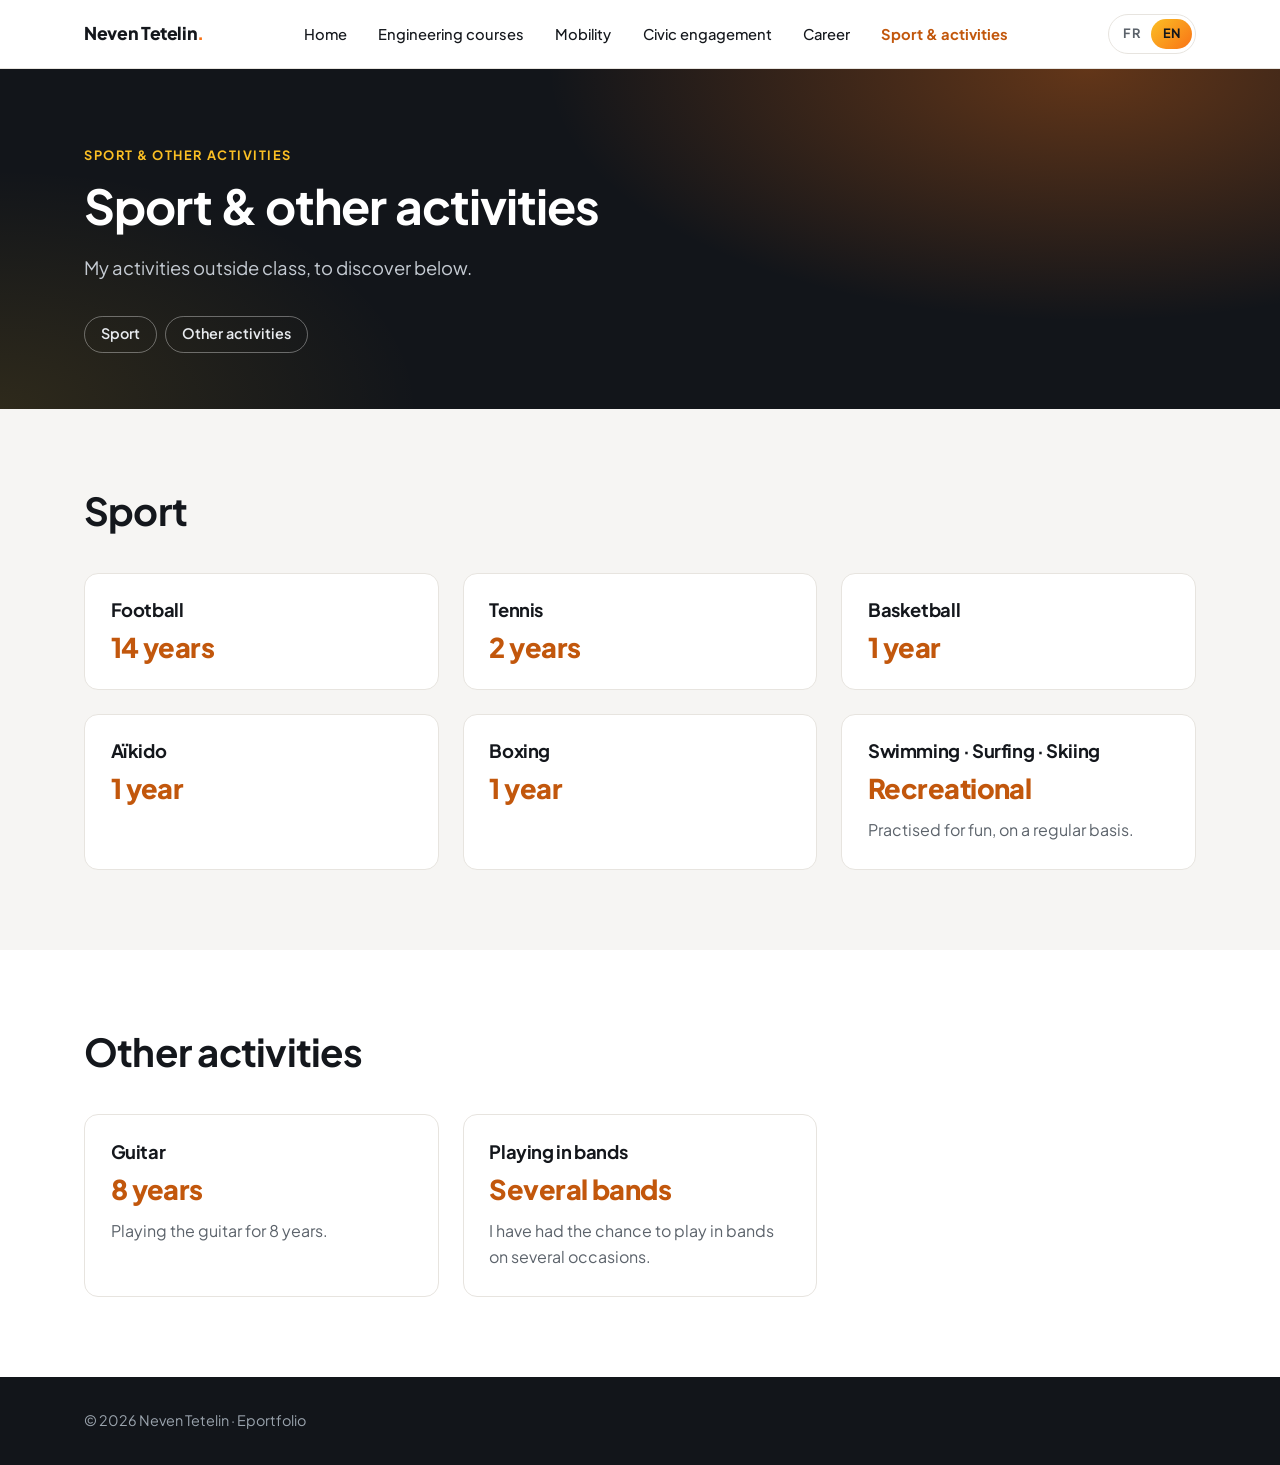
<file: sport.html>
<!DOCTYPE html>
<html lang="fr" data-title-fr="Sport & autres activités · Neven Tetelin" data-title-en="Sport & other activities · Neven Tetelin" data-desc-fr="Mes activités en dehors des cours, à découvrir ci-dessous." data-desc-en="My activities outside class, to discover below.">
<head>
  <meta charset="UTF-8">
  <meta name="viewport" content="width=device-width, initial-scale=1">
  <title>Sport & autres activités · Neven Tetelin</title>
  <meta name="description" content="Mes activités en dehors des cours, à découvrir ci-dessous.">
  <link rel="preconnect" href="https://fonts.googleapis.com">
  <link rel="preconnect" href="https://fonts.gstatic.com" crossorigin>
  <link href="https://fonts.googleapis.com/css2?family=Plus+Jakarta+Sans:wght@400;500;600;700;800&display=swap" rel="stylesheet">
  <link rel="stylesheet" href="main.css">
  <script>(function(){var d=document.documentElement,l;try{l=localStorage.getItem('lang')}catch(e){}if(l!=='fr'&&l!=='en')l=/^fr/i.test(navigator.language)?'fr':'en';d.lang=l;d.classList.add('js')})()</script>
</head>
<body>
  <header class="site-header">
    <div class="wrap bar">
      <a class="brand" href="index.html">Neven Tetelin<span>.</span></a>
      <ul class="menu" id="menu">
      <li><a href="index.html"><span class="fr">Accueil</span><span class="en">Home</span></a></li>
      <li><a href="cursus.html"><span class="fr">Cursus</span><span class="en">Engineering courses</span></a></li>
      <li><a href="mobilite.html"><span class="fr">Mobilité</span><span class="en">Mobility</span></a></li>
      <li><a href="engagement.html"><span class="fr">Engagement civil</span><span class="en">Civic engagement</span></a></li>
      <li><a href="carriere.html"><span class="fr">Carrière</span><span class="en">Career</span></a></li>
      <li><a href="sport.html" aria-current="page"><span class="fr">Sport & activités</span><span class="en">Sport & activities</span></a></li>
      </ul>
      <div class="tools">
        <button class="lang" type="button" aria-label="Switch to English"><span data-l="fr">FR</span><span data-l="en">EN</span></button>
        <button class="toggle" aria-expanded="false" aria-controls="menu"><span></span><span></span><span></span></button>
      </div>
    </div>
  </header>
  <main>
    <section class="hero small">
      <div class="wrap">
        <span class="eyebrow">Sport & other activities</span>
        <h1><span class="fr">Sport & autres activités</span><span class="en">Sport & other activities</span></h1>
        <p class="lead"><span class="fr">Mes activités en dehors des cours, à découvrir ci-dessous.</span><span class="en">My activities outside class, to discover below.</span></p>
        <ul class="pills"><li><a href="#sport"><span class="fr">Sport</span><span class="en">Sport</span></a></li><li><a href="#autres-activites"><span class="fr">Autres activités</span><span class="en">Other activities</span></a></li></ul>
      </div>
    </section>
    <section id="sport" class="alt">
      <div class="wrap">
        <h2 class="reveal"><span class="fr">Sport</span><span class="en">Sport</span></h2>
        <div class="grid reveal">
        <article class="card"><h3>Football</h3><p class="stat"><span class="fr">14 ans</span><span class="en">14 years</span></p></article>
        <article class="card"><h3>Tennis</h3><p class="stat"><span class="fr">2 ans</span><span class="en">2 years</span></p></article>
        <article class="card"><h3><span class="fr">Basket-ball</span><span class="en">Basketball</span></h3><p class="stat"><span class="fr">1 an</span><span class="en">1 year</span></p></article>
        <article class="card"><h3>Aïkido</h3><p class="stat"><span class="fr">1 an</span><span class="en">1 year</span></p></article>
        <article class="card"><h3><span class="fr">Boxe</span><span class="en">Boxing</span></h3><p class="stat"><span class="fr">1 an</span><span class="en">1 year</span></p></article>
        <article class="card"><h3><span class="fr">Natation · Surf · Ski</span><span class="en">Swimming · Surfing · Skiing</span></h3><p class="stat"><span class="fr">Loisir</span><span class="en">Recreational</span></p><p><span class="fr">Pratiqués régulièrement pour le plaisir.</span><span class="en">Practised for fun, on a regular basis.</span></p></article>
        </div>
      </div>
    </section>
    <section id="autres-activites">
      <div class="wrap">
        <h2 class="reveal"><span class="fr">Autres activités</span><span class="en">Other activities</span></h2>
        <div class="grid reveal">
        <article class="card"><h3><span class="fr">Guitare</span><span class="en">Guitar</span></h3><p class="stat"><span class="fr">8 ans</span><span class="en">8 years</span></p><p><span class="fr">Pratique de la guitare depuis 8 ans.</span><span class="en">Playing the guitar for 8 years.</span></p></article>
        <article class="card"><h3><span class="fr">Jeu en groupe</span><span class="en">Playing in bands</span></h3><p class="stat"><span class="fr">Plusieurs groupes</span><span class="en">Several bands</span></p><p><span class="fr">J'ai eu l'occasion de jouer dans des groupes à plusieurs reprises.</span><span class="en">I have had the chance to play in bands on several occasions.</span></p></article>
        </div>
      </div>
    </section>
  </main>

  <footer>
    <div class="wrap"><p>© <span data-year></span> Neven Tetelin · Eportfolio</p></div>
  </footer>
  <script src="main.js"></script>
</body>
</html>
</file>
<file: main.css>
/* ===== Variables : change l'identité du site ici ===== */
:root{--ink:#14171c;--muted:#5c636b;--bg:#fff;--soft:#f6f5f3;--line:#e7e4df;
--accent:#c2570c;--glow:#f97316;--grad:linear-gradient(135deg,#fbbf24,#f97316);
--w:1160px;--r:14px;--font:"Plus Jakarta Sans",system-ui,-apple-system,"Segoe UI",sans-serif}
*{box-sizing:border-box}
html{scroll-behavior:smooth;scroll-padding-top:5rem}
body{margin:0;font-family:var(--font);color:var(--ink);background:var(--bg);line-height:1.65;-webkit-font-smoothing:antialiased}
img{max-width:100%;height:auto}
a{color:var(--accent);text-underline-offset:3px}
a:focus-visible,button:focus-visible,summary:focus-visible{outline:3px solid var(--glow);outline-offset:2px}
.wrap{max-width:var(--w);margin:0 auto;padding:0 1.5rem}
h1,h2,h3{line-height:1.15;letter-spacing:-.02em;margin:0}
h2{font-size:clamp(1.7rem,3.5vw,2.4rem);margin-bottom:.75rem}
h3{font-size:1.15rem}
section{padding:5rem 0}
.alt{background:var(--soft)}
.eyebrow{display:inline-block;font-size:.8rem;font-weight:700;letter-spacing:.12em;text-transform:uppercase;color:var(--accent);margin-bottom:.75rem}
.lead{font-size:1.15rem;color:var(--muted);max-width:60ch;margin:0}

/* ===== Navigation ===== */
.site-header{position:sticky;top:0;z-index:50;background:rgba(255,255,255,.88);backdrop-filter:blur(12px);border-bottom:1px solid var(--line)}
.bar{display:flex;align-items:center;justify-content:space-between;height:68px}
.brand{font-weight:800;font-size:1.1rem;color:var(--ink);text-decoration:none;letter-spacing:-.02em}
.brand span{color:var(--glow)}
.menu{display:flex;gap:.25rem;list-style:none;margin:0;padding:0}
.menu a{display:block;padding:.5rem .85rem;border-radius:8px;color:var(--ink);font-size:.92rem;font-weight:500;text-decoration:none;transition:background .2s}
.menu a:hover{background:var(--soft)}
.menu a[aria-current=page]{color:var(--accent);font-weight:700}
.toggle{display:none;background:none;border:1px solid var(--line);border-radius:8px;padding:.5rem .6rem;cursor:pointer}
.toggle span{display:block;width:20px;height:2px;background:var(--ink);margin:4px 0;transition:.25s}
.toggle[aria-expanded=true] span:nth-child(1){transform:translateY(6px) rotate(45deg)}
.toggle[aria-expanded=true] span:nth-child(2){opacity:0}
.toggle[aria-expanded=true] span:nth-child(3){transform:translateY(-6px) rotate(-45deg)}
@media(max-width:1100px){
.toggle{display:block}
.menu{display:none;position:absolute;top:68px;left:0;right:0;flex-direction:column;background:#fff;padding:.75rem 1.5rem 1rem;border-bottom:1px solid var(--line)}
.menu.open{display:flex}}

/* ===== Hero ===== */
.hero{background:radial-gradient(900px 420px at 85% 0%,rgba(249,115,22,.35),transparent 60%),radial-gradient(700px 400px at 0% 100%,rgba(251,191,36,.12),transparent 60%),#12151a;color:#fff;padding:7rem 0 6rem}
.hero.small{padding:4.5rem 0 3.5rem}
.hero h1{font-size:clamp(2.3rem,6vw,4.2rem);max-width:17ch}
.hero.small h1{font-size:clamp(1.9rem,4.5vw,3rem);max-width:none}
.hero h1 em{font-style:normal;background:var(--grad);-webkit-background-clip:text;background-clip:text;color:transparent}
.hero .eyebrow{color:#fbbf24}
.hero .lead{color:#c5cbd3;margin:1.25rem 0 2rem}
.hero.small .lead{margin-bottom:0}
.cta{display:flex;flex-wrap:wrap;gap:.75rem}
.btn{display:inline-block;padding:.85rem 1.6rem;border:0;border-radius:999px;font:inherit;font-weight:700;font-size:.95rem;text-decoration:none;cursor:pointer;transition:transform .2s,box-shadow .2s,background .2s}
.btn-primary{background:var(--grad);color:var(--ink);box-shadow:0 8px 24px -10px rgba(249,115,22,.8)}
.btn-primary:hover{transform:translateY(-2px);box-shadow:0 14px 30px -10px rgba(249,115,22,.9)}
.btn-ghost{border:1.5px solid rgba(255,255,255,.35);color:#fff}
.btn-ghost:hover{background:rgba(255,255,255,.1)}

/* ===== À propos ===== */
.about{display:grid;grid-template-columns:1.3fr 1fr;gap:3rem;align-items:start}
.about p{color:var(--muted)}
.facts{display:grid;gap:1rem}
.fact{padding:1.25rem 1.5rem;border:1px solid var(--line);border-radius:var(--r);background:#fff}
.fact strong{display:block;color:var(--accent);font-size:.85rem;text-transform:uppercase;letter-spacing:.08em}
@media(max-width:800px){.about,.contact{grid-template-columns:1fr}}

/* ===== Cartes ===== */
.grid{display:grid;grid-template-columns:repeat(auto-fill,minmax(290px,1fr));gap:1.5rem;margin-top:2.5rem}
.card{display:flex;flex-direction:column;gap:.8rem;background:#fff;border:1px solid var(--line);border-radius:var(--r);padding:1.6rem;transition:transform .25s,box-shadow .25s,border-color .25s}
.card:hover{transform:translateY(-4px);box-shadow:0 18px 40px -20px rgba(20,23,28,.3);border-color:#f3c9a6}
.card p{margin:0;color:var(--muted)}
.card.empty{border-style:dashed;background:transparent}
.card.empty:hover{transform:none;box-shadow:none;border-color:var(--line)}
.links{display:flex;flex-wrap:wrap;gap:1rem;margin-top:auto;font-weight:700;font-size:.92rem}
.tags{display:flex;flex-wrap:wrap;gap:.4rem;list-style:none;margin:0;padding:0}
.tags li{font-size:.78rem;font-weight:600;padding:.25rem .7rem;border-radius:999px;background:#fbeee2;color:#9a3f06}
details{border-top:1px solid var(--line);padding-top:.7rem}
summary{cursor:pointer;font-weight:700;font-size:.9rem;color:var(--accent)}
details dl{display:grid;gap:.6rem;margin:.9rem 0 0}
details dt{font-weight:700;font-size:.75rem;text-transform:uppercase;letter-spacing:.08em}
details dd{margin:0;color:var(--muted);font-size:.93rem}
.skills{display:grid;grid-template-columns:repeat(auto-fit,minmax(240px,1fr));gap:1.5rem;margin-top:2.5rem}
.skills h3{margin-bottom:.9rem}
.pills{display:flex;flex-wrap:wrap;gap:.5rem;list-style:none;margin:2rem 0 0;padding:0}
.pills a{display:inline-block;padding:.35rem 1rem;border:1px solid var(--line);border-radius:999px;font-size:.9rem;font-weight:600;color:var(--ink);text-decoration:none;transition:.2s}
.pills a:hover{border-color:var(--glow);color:var(--accent);background:#fff7ed}

/* ===== Contact ===== */
.contact{display:grid;grid-template-columns:1fr 1.2fr;gap:3rem}
.contact ul{list-style:none;padding:0;margin:1.5rem 0 0;display:grid;gap:.6rem;font-weight:600}
form{display:grid;gap:1rem}
label{display:grid;gap:.35rem;font-weight:600;font-size:.9rem}
input,textarea{font:inherit;padding:.8rem 1rem;border:1px solid var(--line);border-radius:10px;background:#fff;color:var(--ink)}
input:focus,textarea:focus{outline:3px solid #fed7aa;border-color:var(--glow)}
form .btn{justify-self:start}

/* ===== Pied de page ===== */
footer{background:#12151a;color:#9aa3ad;padding:2rem 0;font-size:.9rem}
footer p{margin:0}

/* ===== Animations au scroll ===== */
.js .reveal{opacity:0;transform:translateY(18px);transition:opacity .6s ease,transform .6s ease}
.js .reveal.in{opacity:1;transform:none}
@media(prefers-reduced-motion:reduce){*{transition:none!important;scroll-behavior:auto!important}.js .reveal{opacity:1;transform:none}}
@media(max-width:600px){section{padding:3.5rem 0}.hero{padding:4.5rem 0 4rem}}

/* ===== Langues FR / EN ===== */
html[lang=fr] .en,html[lang=en] .fr{display:none}
.tools{display:flex;align-items:center;gap:.5rem}
.lang{display:inline-flex;align-items:center;padding:.2rem;border:1px solid var(--line);border-radius:999px;background:#fff;font:inherit;cursor:pointer;transition:border-color .2s}
.lang:hover{border-color:var(--glow)}
.lang:focus-visible{outline:3px solid var(--glow);outline-offset:2px}
.lang span{padding:.3rem .7rem;border-radius:999px;font-size:.8rem;font-weight:700;letter-spacing:.04em;color:var(--muted);transition:background .25s,color .25s}
.lang span.on{background:var(--grad);color:var(--ink)}

/* ===== Boutons de rubrique sur fond sombre (hero) ===== */
.hero .pills a{color:#e8ebef;border-color:rgba(255,255,255,.35);background:transparent}
.hero .pills a:hover,.hero .pills a:focus-visible{color:var(--ink);background:var(--grad);border-color:transparent}

/* ===== Chiffres clés (durées de pratique) ===== */
.card p.stat{font-size:1.7rem;font-weight:800;letter-spacing:-.02em;line-height:1.1;color:var(--accent)}

/* ===== Présentation : photo, boutons, vidéo ===== */
.hero-grid{display:grid;grid-template-columns:1fr auto;gap:3rem;align-items:center}
.hero-photo{margin:0;width:240px;aspect-ratio:1;border-radius:50%;overflow:hidden;border:3px solid var(--glow);background:rgba(255,255,255,.06)}
.hero-photo img{width:100%;height:100%;object-fit:cover;display:block}
.placeholder{width:100%;height:100%;display:flex;flex-direction:column;align-items:center;justify-content:center;gap:.6rem;color:var(--muted);font-weight:600;font-size:.85rem;border:2px dashed #d8d3cc;border-radius:inherit}
.placeholder svg{width:72px;height:72px;fill:#cfc9c1}
.hero-photo .placeholder{border:0;color:#c5cbd3}
.hero-photo .placeholder svg{width:64px;height:64px;fill:rgba(255,255,255,.4)}
.profile p{color:var(--muted);max-width:60ch}
.profile .facts{grid-template-columns:repeat(auto-fit,minmax(220px,1fr));margin:1.75rem 0 2rem}
.profile .actions{margin-top:0}
.video{max-width:860px;margin-top:1.5rem;aspect-ratio:16/9;border-radius:var(--r);overflow:hidden;background:#12151a}
.video iframe,.video video{width:100%;height:100%;border:0;display:block}
.video .placeholder{color:#9aa3ad;border-color:#3a414b}
.video .placeholder svg{fill:#f97316;width:64px;height:64px}
.btn-dark{background:var(--ink);color:#fff}
.btn-dark:hover{background:#2b3139;color:#fff;transform:translateY(-2px)}
.btn-primary:hover{background:var(--grad)}
@media(max-width:800px){.hero-grid{grid-template-columns:1fr;gap:1.75rem}.hero-photo{order:-1;width:170px}}
</file>
